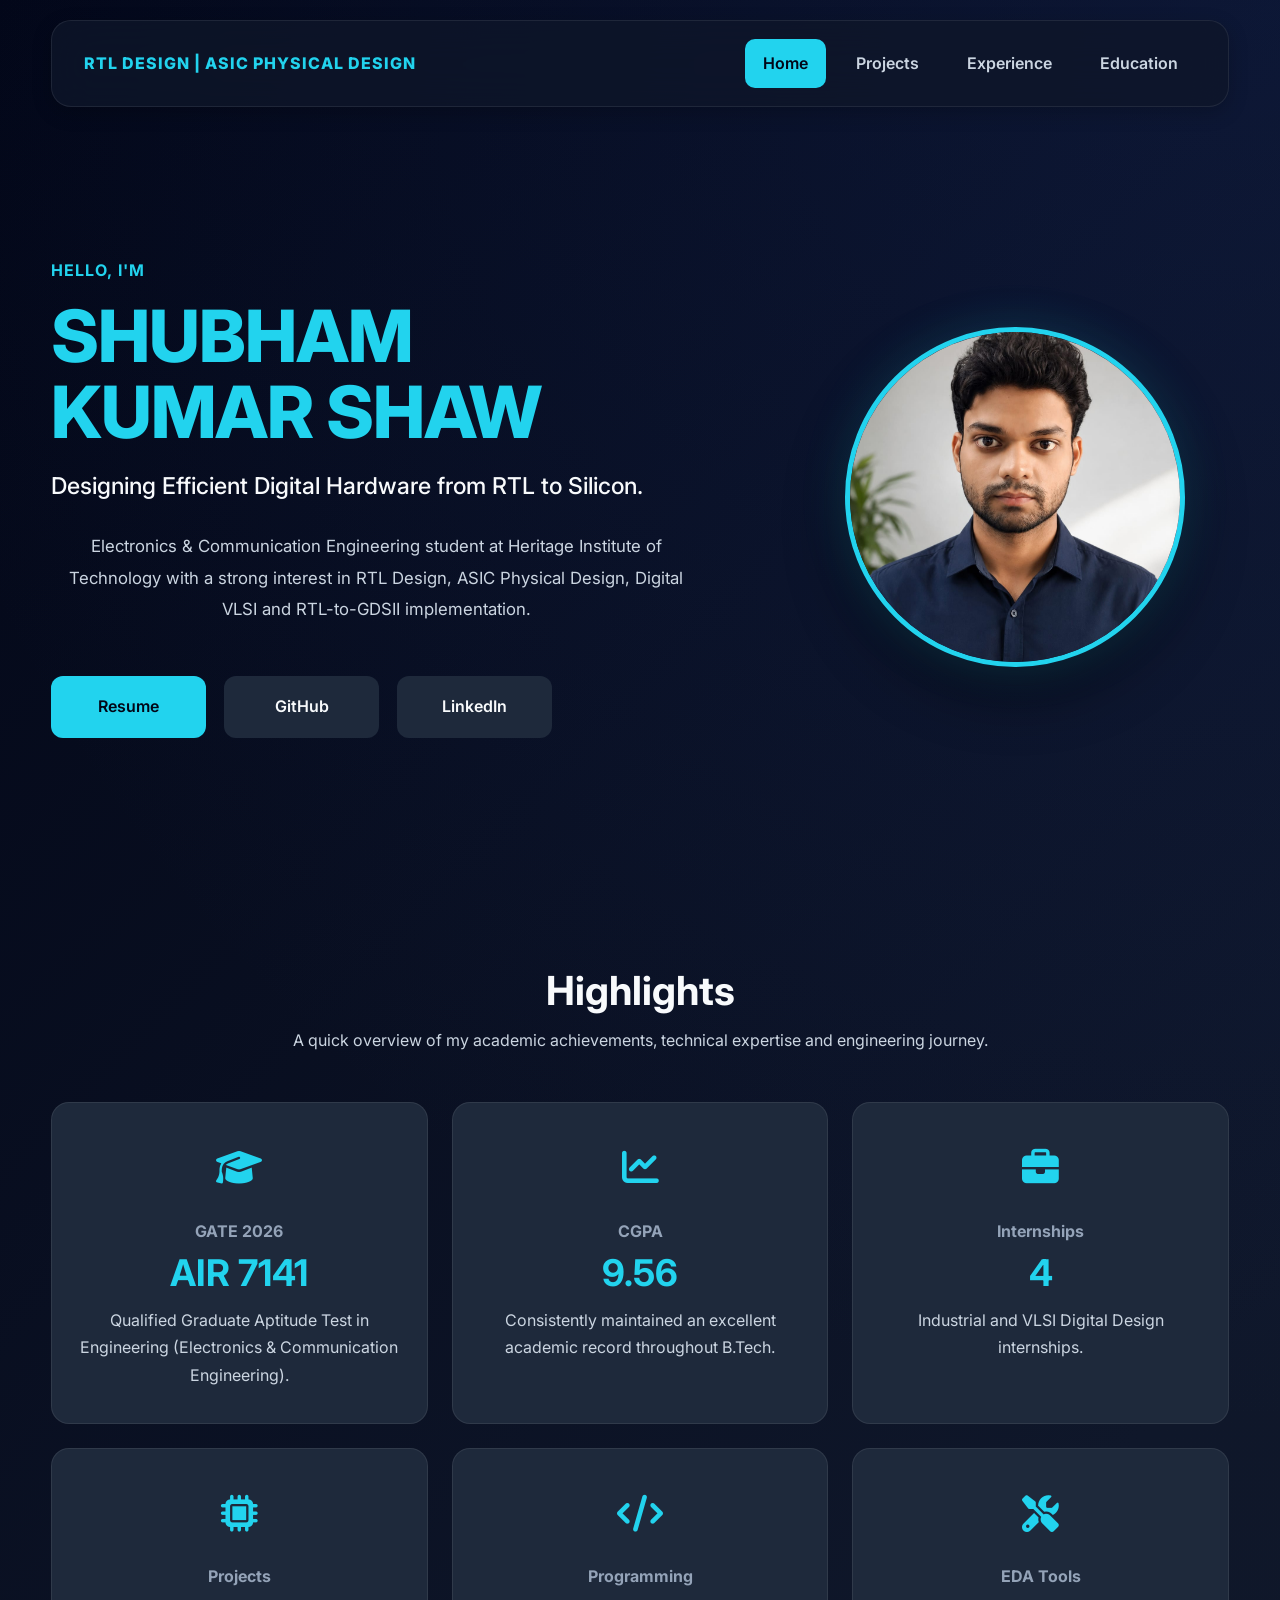
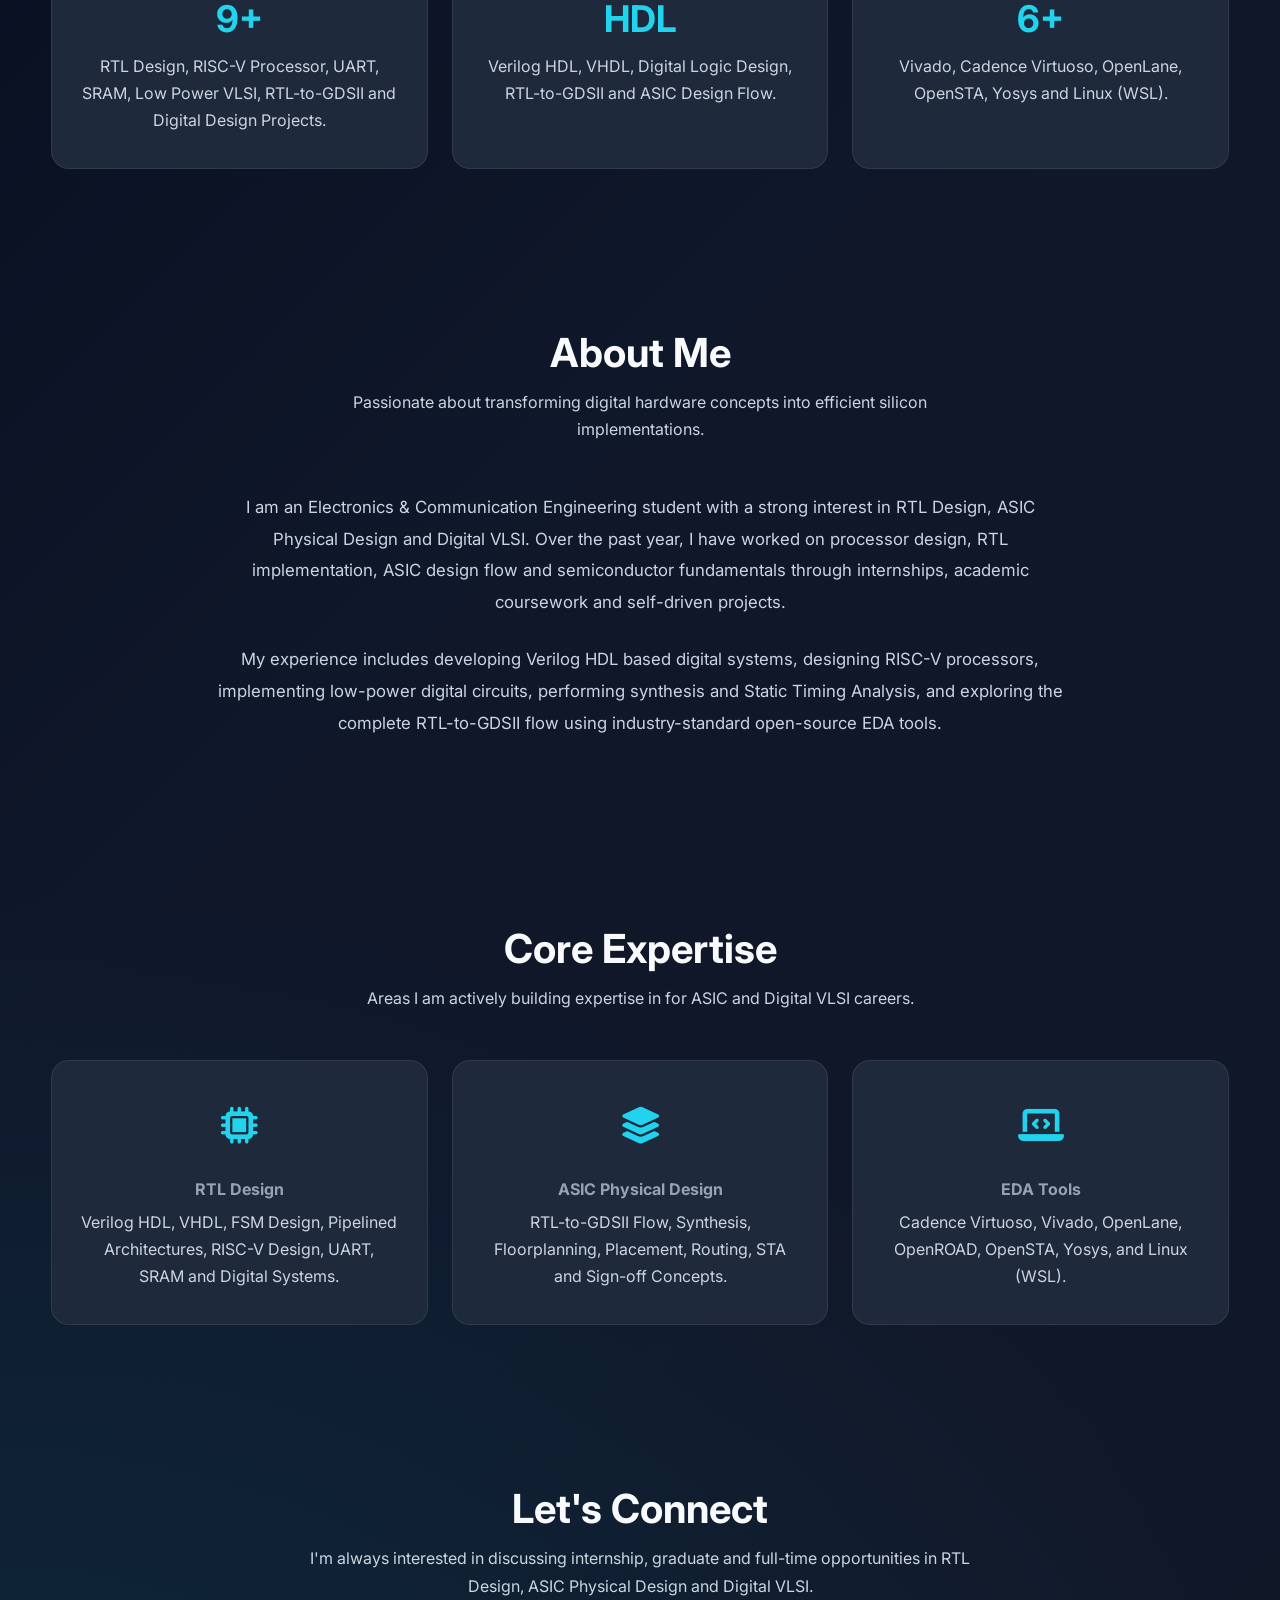
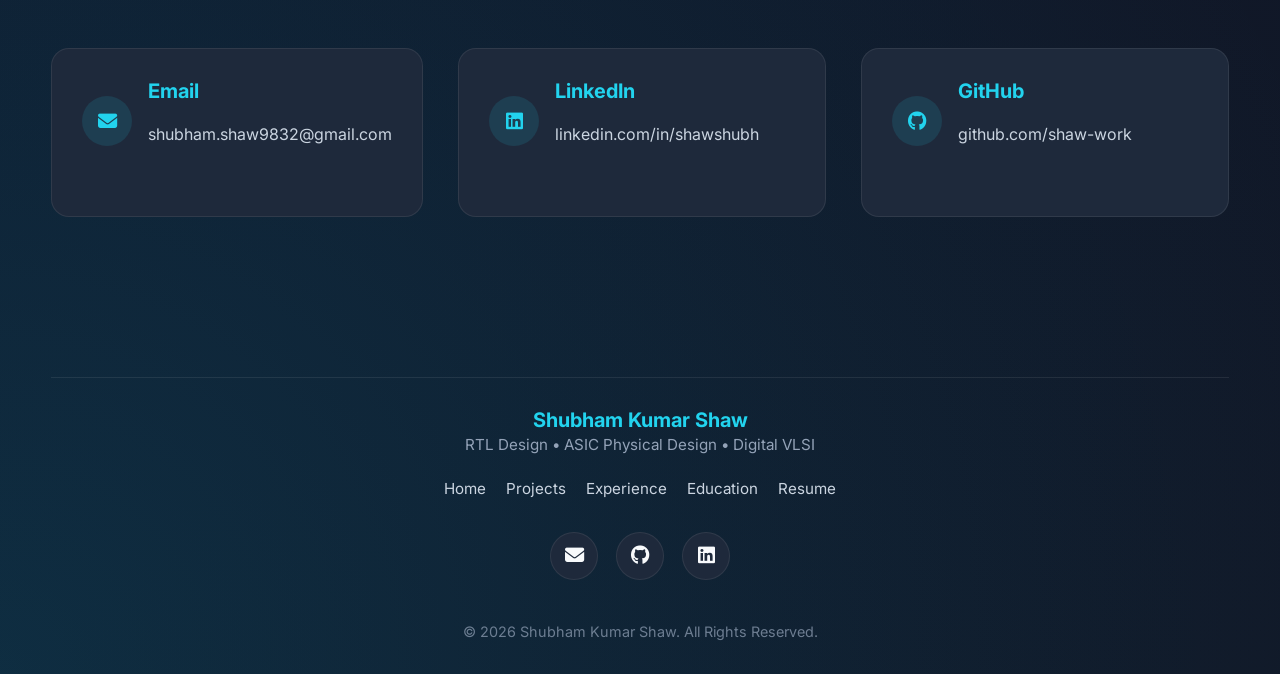
<file: index.html>
<!DOCTYPE html>
<html lang="en">

<head>

    <!-- =========================
         BASIC META
    ========================== -->

    <meta charset="UTF-8">

    <meta name="viewport"
          content="width=device-width, initial-scale=1.0">

    <meta http-equiv="X-UA-Compatible"
          content="IE=edge">

    <title>
        Shubham Kumar Shaw | RTL Design & ASIC Physical Design Portfolio
    </title>

    <meta name="description"
          content="Portfolio of Shubham Kumar Shaw, Electronics & Communication Engineering student specializing in RTL Design, ASIC Physical Design, Digital VLSI, Verilog HDL, RISC-V Architecture and RTL-to-GDSII Design Flow.">

    <meta name="keywords"
          content="Shubham Kumar Shaw, RTL Design, ASIC Physical Design, Verilog, VHDL, RISC-V, OpenLane, OpenSTA, Cadence Virtuoso, Digital VLSI, Portfolio">

    <meta name="author"
          content="Shubham Kumar Shaw">

    <meta name="theme-color"
          content="#020617">

    <!-- =========================
         OPEN GRAPH
    ========================== -->

    <meta property="og:title"
          content="Shubham Kumar Shaw | RTL Design Portfolio">

    <meta property="og:description"
          content="RTL Design • ASIC Physical Design • Digital VLSI • Verilog HDL">

    <meta property="og:type"
          content="website">

    <!-- =========================
         FAVICON
    ========================== -->

    <link rel="icon"
          type="image/png"
          href="assets/icons8-semiconductor-48.png">

    <!-- =========================
         GOOGLE FONTS
    ========================== -->

    <link rel="preconnect"
          href="https://fonts.googleapis.com">

    <link rel="preconnect"
          href="https://fonts.gstatic.com"
          crossorigin>

    <link href="https://fonts.googleapis.com/css2?family=Inter:wght@300;400;500;600;700;800&display=swap"
          rel="stylesheet">

    <!-- =========================
         FONT AWESOME
    ========================== -->

    <link rel="stylesheet"
          href="https://cdnjs.cloudflare.com/ajax/libs/font-awesome/6.7.2/css/all.min.css">

    <!-- =========================
         MAIN CSS
    ========================== -->

    <link rel="stylesheet"
          href="style.css">

</head>

<body>

<div class="container">

<!-- =========================
        NAVIGATION
========================== -->

<nav class="navbar">

    <div class="logo">

        RTL DESIGN | ASIC PHYSICAL DESIGN

    </div>

    <ul class="nav-links">

        <li>
            <a href="index.html"
               class="active">
                Home
            </a>
        </li>

        <li>
            <a href="projects.html">
                Projects
            </a>
        </li>

        <li>
            <a href="experience.html">
                Experience
            </a>
        </li>

        <li>
            <a href="education.html">
                Education
            </a>
        </li>

    </ul>

</nav>

<!-- =========================
            HERO
========================== -->

<section class="hero">

    <div class="hero-content">

        <!-- LEFT -->

        <div class="hero-text">

            <p style="color:#22d3ee;
                      font-weight:700;
                      letter-spacing:1px;
                      margin-bottom:14px;">

                HELLO, I'M

            </p>

            <h1>

                SHUBHAM <br>
                KUMAR SHAW

            </h1>

            <p class="hero-tagline">

                Designing Efficient Digital Hardware
                from RTL to Silicon.

            </p>

            <p class="hero-intro">

                Electronics & Communication Engineering student at
                Heritage Institute of Technology with a strong interest
                in RTL Design, ASIC Physical Design, Digital VLSI and
                RTL-to-GDSII implementation.

                
            </p>

            <div class="buttons">

                <a href="assets/RESUME_SHAW.pdf"
                   target="_blank">

                    Resume

                </a>

                <a href="https://github.com/shaw-work"
                   target="_blank">

                    GitHub

                </a>

                <a href="http://www.linkedin.com/in/shawshubh"
                   target="_blank">

                    LinkedIn

                </a>

            </div>

        </div>

        <!-- RIGHT -->

        <div class="hero-image">

            <img src="assets/SKS_PHOTU.jpeg"
                 alt="Portrait of Shubham Kumar Shaw">

        </div>

    </div>

</section>
<!-- =====================================================
                    HIGHLIGHTS
====================================================== -->

<section>

    <div class="section-title">

        <h2>Highlights</h2>

        <p>

            A quick overview of my academic achievements,
            technical expertise and engineering journey.

        </p>

    </div>

    <div class="highlight-grid">

        <div class="highlight-card">

            <div class="highlight-icon">

                <i class="fa-solid fa-graduation-cap"></i>

            </div>

            <h3>GATE 2026</h3>

            <h1>AIR 7141</h1>

            <p>

                Qualified Graduate Aptitude Test in Engineering
                (Electronics & Communication Engineering).

            </p>

        </div>

        <div class="highlight-card">

            <div class="highlight-icon">

                <i class="fa-solid fa-chart-line"></i>

            </div>

            <h3>CGPA</h3>

            <h1>9.56</h1>

            <p>

                Consistently maintained an excellent academic
                record throughout B.Tech.

            </p>

        </div>

        <div class="highlight-card">

            <div class="highlight-icon">

                <i class="fa-solid fa-briefcase"></i>

            </div>

            <h3>Internships</h3>

            <h1>4</h1>

            <p>

                Industrial and VLSI Digital Design internships.

            </p>

        </div>

        <div class="highlight-card">

            <div class="highlight-icon">

                <i class="fa-solid fa-microchip"></i>

            </div>

            <h3>Projects</h3>

            <h1>9+</h1>

            <p>

                RTL Design, RISC-V Processor,
                UART, SRAM, Low Power VLSI,
                RTL-to-GDSII and Digital Design Projects.

            </p>

        </div>

        <div class="highlight-card">

            <div class="highlight-icon">

                <i class="fa-solid fa-code"></i>

            </div>

            <h3>Programming</h3>

            <h1>HDL</h1>

            <p>

                Verilog HDL, VHDL,
                Digital Logic Design,
                RTL-to-GDSII and ASIC Design Flow.

            </p>

        </div>

        <div class="highlight-card">

            <div class="highlight-icon">

                <i class="fa-solid fa-screwdriver-wrench"></i>

            </div>

            <h3>EDA Tools</h3>

            <h1>6+</h1>

            <p>

                Vivado, Cadence Virtuoso,
                OpenLane, OpenSTA,
                Yosys and Linux (WSL).

            </p>

        </div>

    </div>

</section>

<!-- =====================================================
                    ABOUT ME
====================================================== -->

<section id="about">

    <div class="section-title">

        <h2>About Me</h2>

        <p>

            Passionate about transforming digital hardware
            concepts into efficient silicon implementations.

        </p>

    </div>

    <p class="hero-intro">

        I am an Electronics & Communication Engineering student
        with a strong interest in RTL Design, ASIC Physical
        Design and Digital VLSI. Over the past year, I have
        worked on processor design, RTL implementation,
        ASIC design flow and semiconductor fundamentals
        through internships, academic coursework and
        self-driven projects.

    </p>

    <p class="hero-intro">

        My experience includes developing Verilog HDL
        based digital systems, designing RISC-V processors,
        implementing low-power digital circuits,
        performing synthesis and Static Timing Analysis,
        and exploring the complete RTL-to-GDSII flow using
        industry-standard open-source EDA tools.

    </p>

</section>

<!-- =====================================================
                CORE EXPERTISE
====================================================== -->

<section>

    <div class="section-title">

        <h2>Core Expertise</h2>

        <p>

            Areas I am actively building expertise in for
            ASIC and Digital VLSI careers.

        </p>

    </div>

    <div class="highlight-grid">

        <div class="highlight-card">

            <div class="highlight-icon">

                <i class="fa-solid fa-microchip"></i>

            </div>

            <h3>RTL Design</h3>

            <p>

                Verilog HDL,
                VHDL,
                FSM Design,
                Pipelined Architectures,
                RISC-V Design,
                UART,
                SRAM and Digital Systems.

            </p>

        </div>

        <div class="highlight-card">

            <div class="highlight-icon">

                <i class="fa-solid fa-layer-group"></i>

            </div>

            <h3>ASIC Physical Design</h3>

            <p>

                RTL-to-GDSII Flow,
                Synthesis,
                Floorplanning,
                Placement,
                Routing,
                STA and Sign-off Concepts.

            </p>

        </div>

        <div class="highlight-card">

            <div class="highlight-icon">

                <i class="fa-solid fa-laptop-code"></i>

            </div>

            <h3>EDA Tools</h3>

            <p>

                Cadence Virtuoso,
                Vivado,
                OpenLane,
                OpenROAD,
                OpenSTA,
                Yosys,
                and Linux (WSL).

            </p>

        </div>

    </div>

</section>
<!-- =====================================================
                    CONTACT
====================================================== -->

<section class="contact">

    <div class="section-title">

        <h2>Let's Connect</h2>

        <p>

            I'm always interested in discussing internship,
            graduate and full-time opportunities in
            RTL Design, ASIC Physical Design and Digital VLSI.

        </p>

    </div>

    <div class="contact-wrapper">

        <div class="contact-card">

            <div class="contact-item">

                <div class="contact-icon">

                    <i class="fa-solid fa-envelope"></i>

                </div>

                <div>

                    <h3>Email</h3>

                    <p>

                        <a href="mailto:shubham.shaw9832@gmail.com">
                            shubham.shaw9832@gmail.com
                        </a>

                    </p>

                </div>

            </div>

        </div>

        <div class="contact-card">

            <div class="contact-item">

                <div class="contact-icon">

                    <i class="fa-brands fa-linkedin"></i>

                </div>

                <div>

                    <h3>LinkedIn</h3>

                    <p>

                        <a href="http://www.linkedin.com/in/shawshubh"
                           target="_blank">

                            linkedin.com/in/shawshubh

                        </a>

                    </p>

                </div>

            </div>

        </div>

        <div class="contact-card">

            <div class="contact-item">

                <div class="contact-icon">

                    <i class="fa-brands fa-github"></i>

                </div>

                <div>

                    <h3>GitHub</h3>

                    <p>

                        <a href="https://github.com/shaw-work"
                           target="_blank">

                            github.com/shaw-work

                        </a>

                    </p>

                </div>

            </div>

        </div>

    </div>

</section>

<!-- =====================================================
                    FOOTER
====================================================== -->

<footer>

    <h3>

        Shubham Kumar Shaw

    </h3>

    <p>

        RTL Design • ASIC Physical Design • Digital VLSI

    </p>

    <div class="footer-links">

        <a href="index.html">

            Home

        </a>

        <a href="projects.html">

            Projects

        </a>

        <a href="experience.html">

            Experience

        </a>

        <a href="education.html">

            Education

        </a>

        <a href="assets/RESUME_SHAW.pdf"
           target="_blank">

            Resume

        </a>

    </div>

    <div class="social-links">

        <a href="mailto:shubham.shaw9832@gmail.com">

            <i class="fa-solid fa-envelope"></i>

        </a>

        <a href="https://github.com/shaw-work"
           target="_blank">

            <i class="fa-brands fa-github"></i>

        </a>

        <a href="http://www.linkedin.com/in/shawshubh"
           target="_blank">

            <i class="fa-brands fa-linkedin"></i>

        </a>

    </div>

    <p style="margin-top:40px;
              opacity:.7;
              font-size:.9rem;">

        © 2026 Shubham Kumar Shaw. All Rights Reserved.

    </p>

</footer>
</div>

<!-- =========================
        JAVASCRIPT
========================== -->

<script src="script.js"></script>

</body>

</html>
</file>
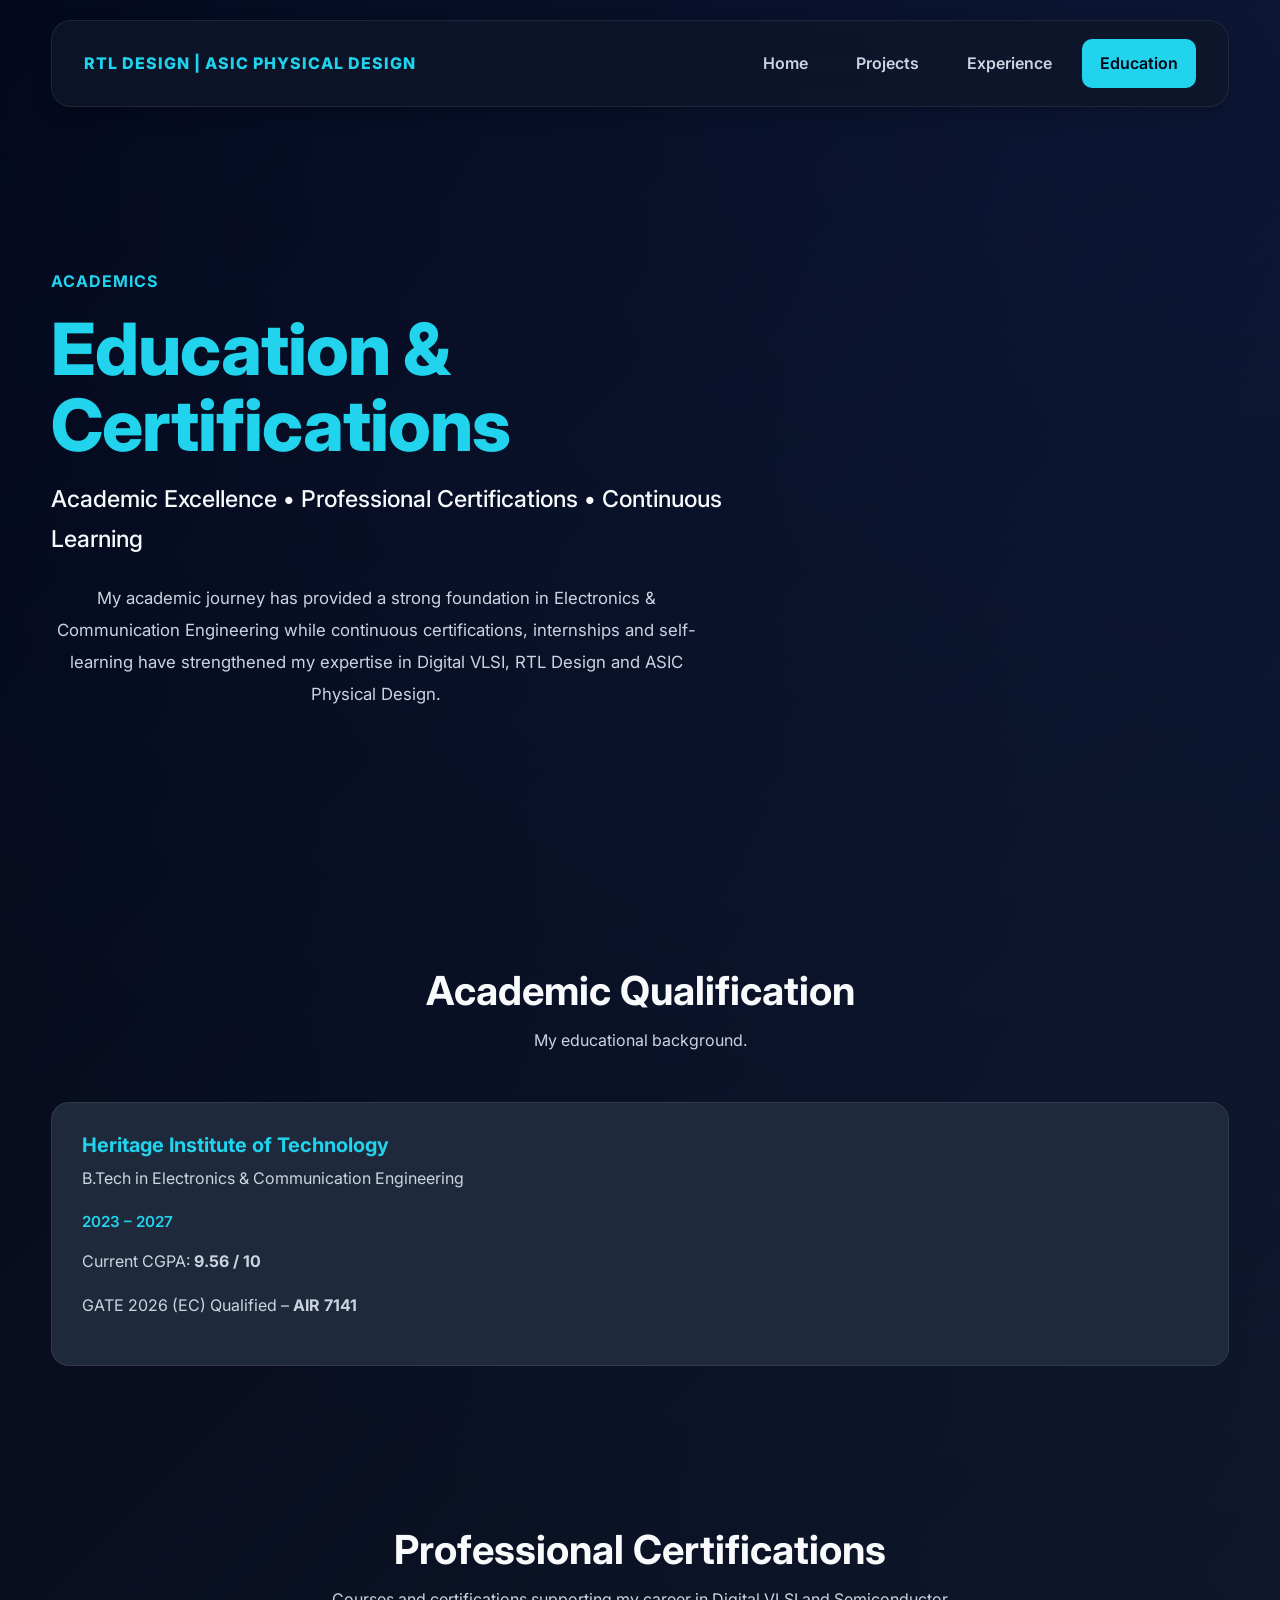
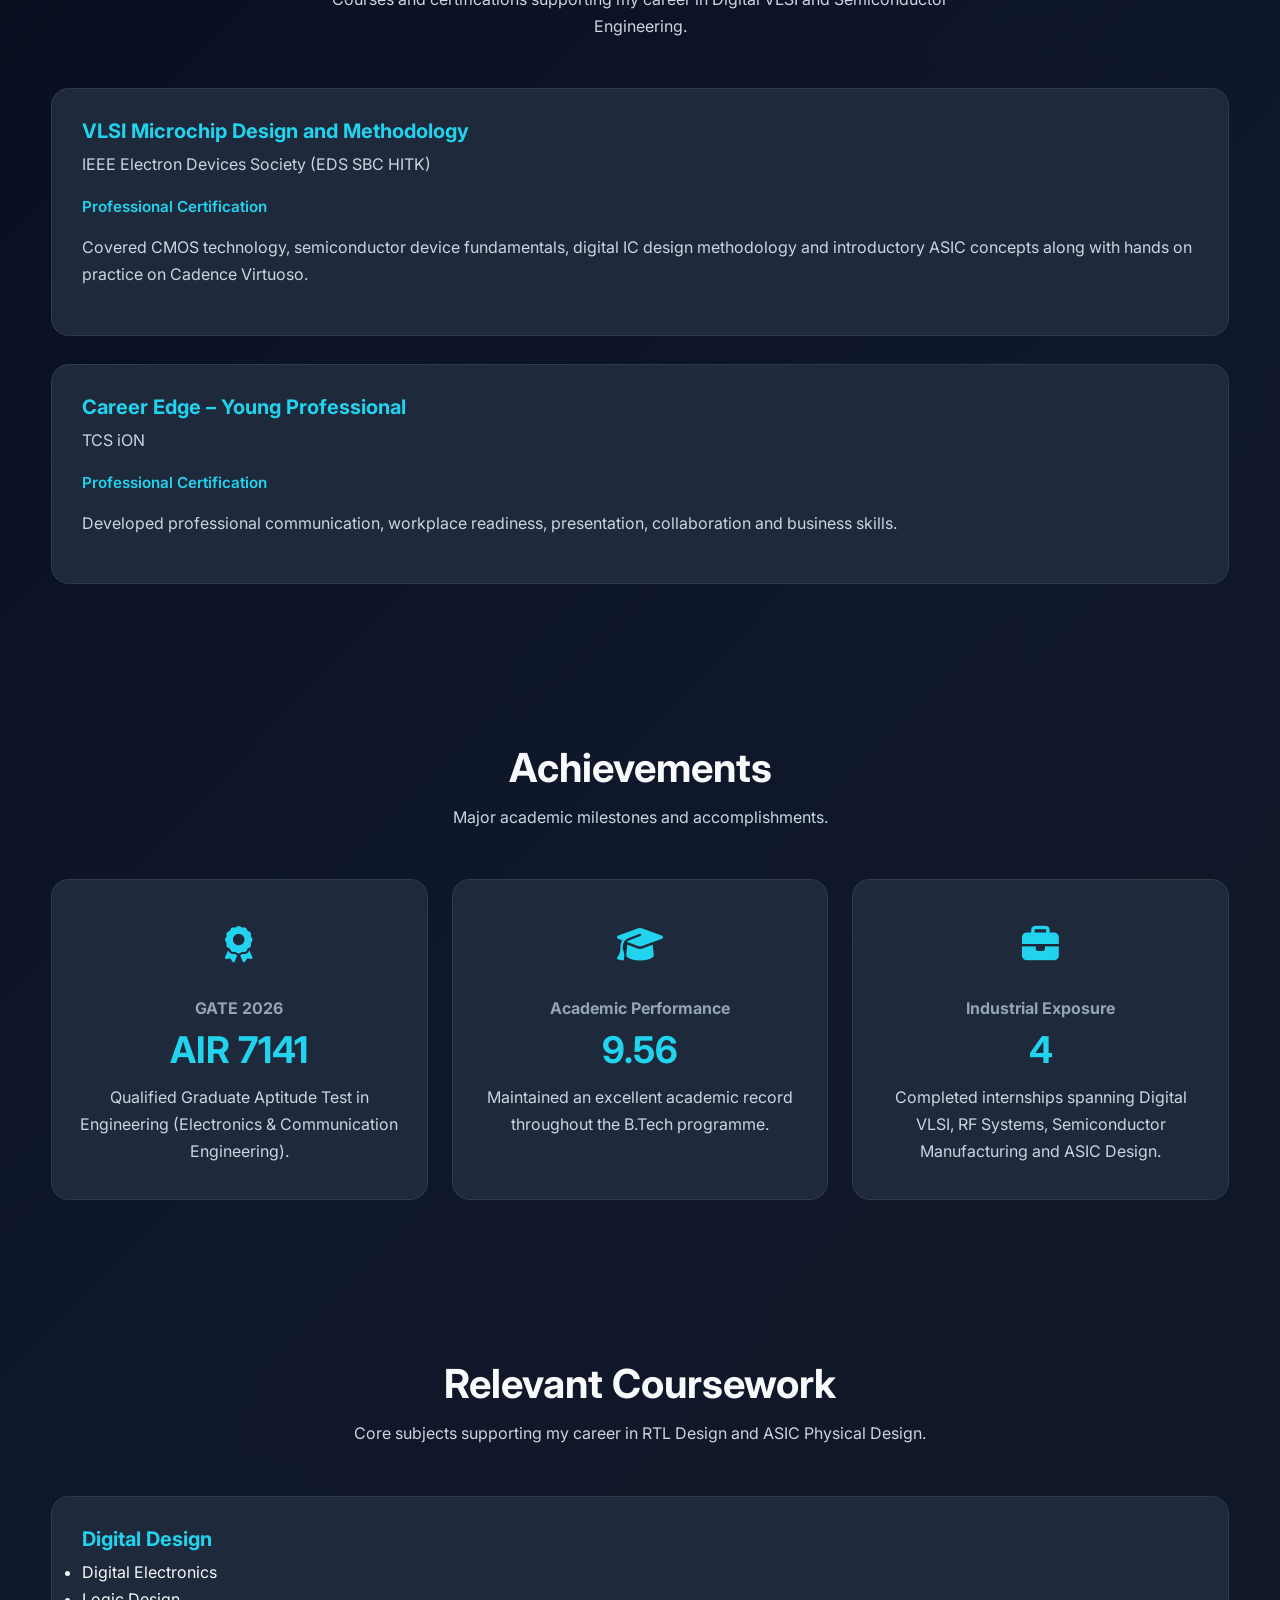
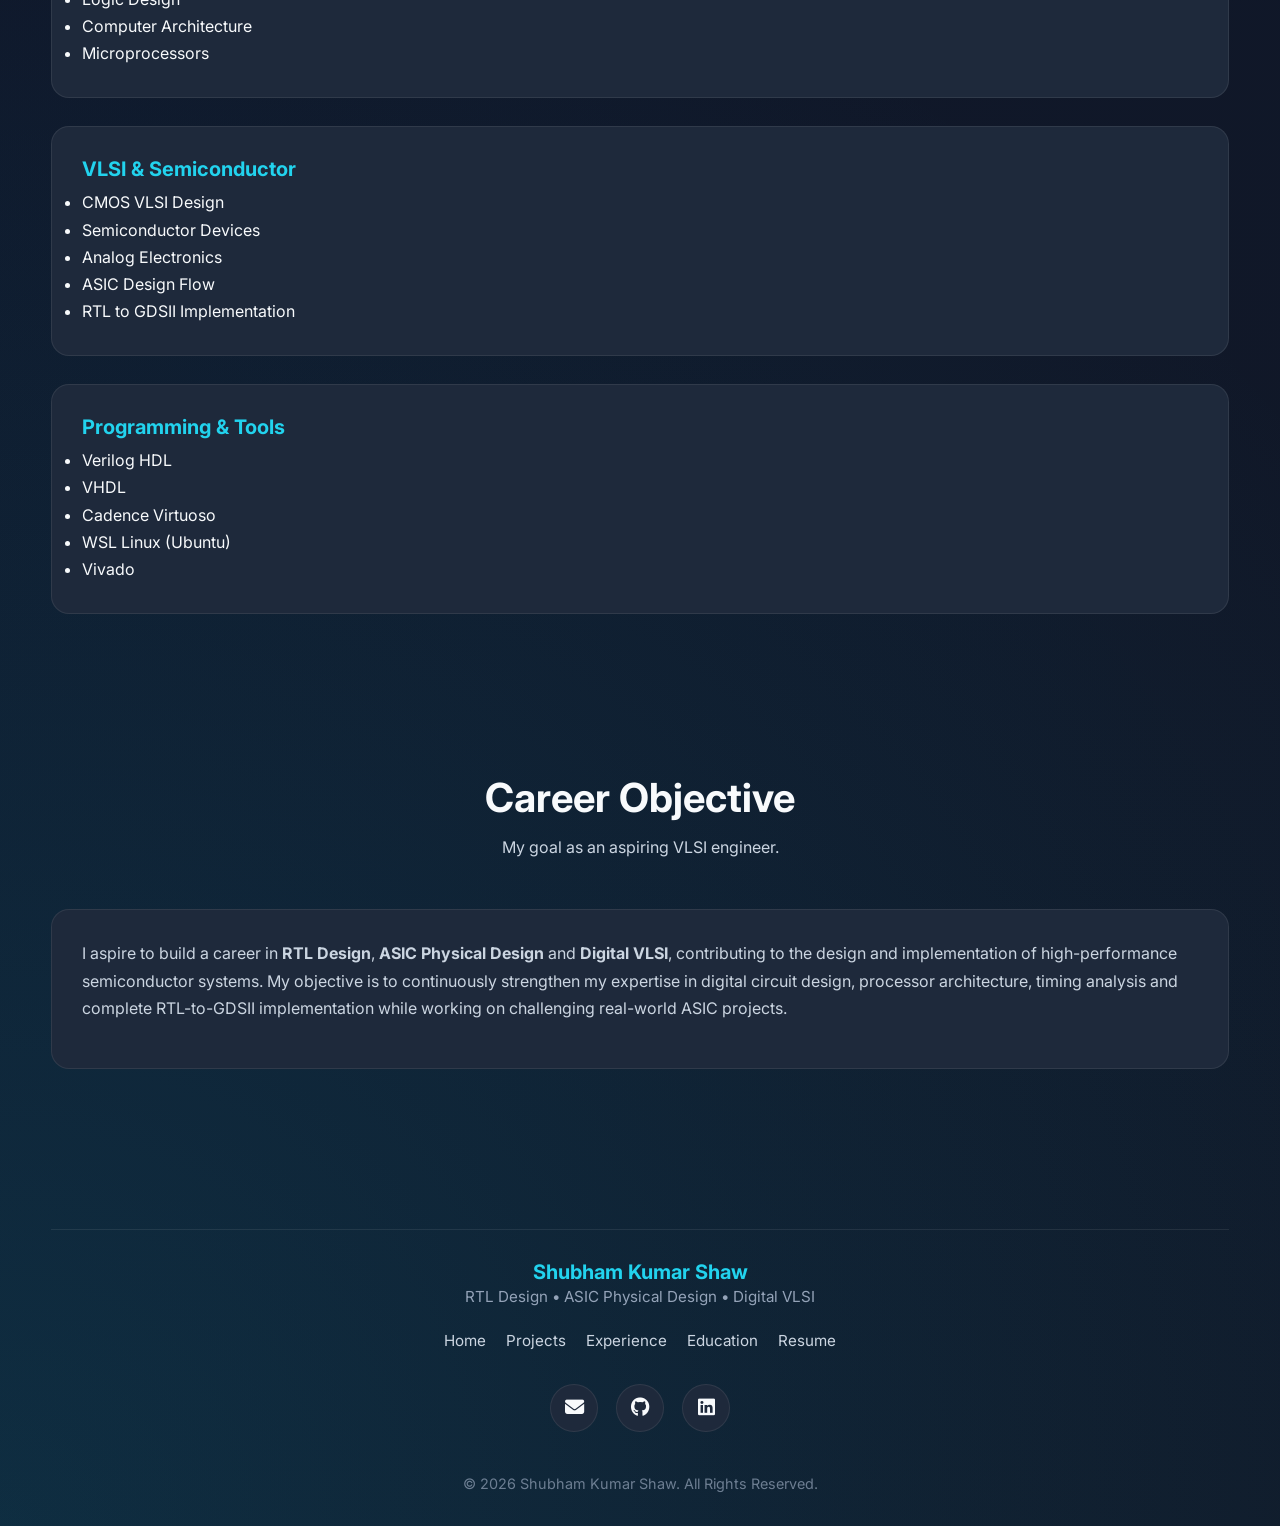
<file: education.html>
<!DOCTYPE html>

<html lang="en">

<head>

<meta charset="UTF-8">

<meta name="viewport"
content="width=device-width, initial-scale=1.0">

<meta http-equiv="X-UA-Compatible"
content="IE=edge">

<title>

Education | Shubham Kumar Shaw

</title>

<meta name="description"
content="Education, certifications and academic achievements of Shubham Kumar Shaw specialising in RTL Design, ASIC Physical Design and Digital VLSI.">

<meta name="author"
content="Shubham Kumar Shaw">

<meta name="theme-color"
content="#020617">

<link rel="icon"
type="image/png"
href="assets/icons8-semiconductor-48.png">

<link rel="preconnect"
href="https://fonts.googleapis.com">

<link rel="preconnect"
href="https://fonts.gstatic.com"
crossorigin>

<link href="https://fonts.googleapis.com/css2?family=Inter:wght@300;400;500;600;700;800&display=swap"
rel="stylesheet">

<link rel="stylesheet"
href="https://cdnjs.cloudflare.com/ajax/libs/font-awesome/6.7.2/css/all.min.css">

<link rel="stylesheet"
href="style.css">

</head>

<body>

<div class="container">

<!-- =========================
        NAVBAR
========================== -->

<nav class="navbar">

<div class="logo">

RTL DESIGN | ASIC PHYSICAL DESIGN

</div>

<ul class="nav-links">

<li>

<a href="index.html">

Home

</a>

</li>

<li>

<a href="projects.html">

Projects

</a>

</li>

<li>

<a href="experience.html">

Experience

</a>

</li>

<li>

<a href="education.html"
class="active">

Education

</a>

</li>

</ul>

</nav>

<!-- =========================
        HERO
========================== -->

<section class="hero">

<div class="hero-content">

<div class="hero-text">

<p style="color:#22d3ee;
font-weight:700;
letter-spacing:1px;">

ACADEMICS

</p>

<h1>

Education & Certifications

</h1>

<p class="hero-tagline">

Academic Excellence • Professional Certifications • Continuous Learning

</p>

<p class="hero-intro">

My academic journey has provided a strong
foundation in Electronics & Communication
Engineering while continuous certifications,
internships and self-learning have strengthened
my expertise in Digital VLSI, RTL Design
and ASIC Physical Design.

</p>

</div>

</div>

</section>

<!-- =========================
        EDUCATION
========================== -->

<section>

<div class="section-title">

<h2>

Academic Qualification

</h2>

<p>

My educational background.

</p>

</div>

<div class="education-grid">

<div class="edu-card">

<h3>

Heritage Institute of Technology

</h3>

<p>

B.Tech in Electronics & Communication Engineering

</p>

<p class="duration">

2023 – 2027

</p>

<p>

Current CGPA: <strong>9.56 / 10</strong>

</p>

<p>

GATE 2026 (EC) Qualified –
<strong>AIR 7141</strong>

</p>

</div>

</div>

</section>

<!-- =========================
        CERTIFICATIONS
========================== -->

<section>

<div class="section-title">

<h2>

Professional Certifications

</h2>

<p>

Courses and certifications supporting my
career in Digital VLSI and Semiconductor Engineering.

</p>

</div>

<div class="education-grid">
    <!-- =====================================================
                CERTIFICATION 1
====================================================== -->

<div class="edu-card">

    <h3>

        VLSI Microchip Design and Methodology

    </h3>

    <p>

        IEEE Electron Devices Society (EDS SBC HITK)

    </p>

    <p class="duration">

        Professional Certification

    </p>

    <p>

        Covered CMOS technology, semiconductor device fundamentals,
        digital IC design methodology and introductory ASIC concepts along with hands on practice on Cadence Virtuoso.

    </p>

</div>



<!-- =====================================================
                CERTIFICATION 2
====================================================== -->

<div class="edu-card">

    <h3>

        Career Edge – Young Professional

    </h3>

    <p>

        TCS iON

    </p>

    <p class="duration">

        Professional Certification

    </p>

    <p>

        Developed professional communication,
        workplace readiness, presentation,
        collaboration and business skills.

    </p>

</div>

</div>

</section>

<!-- =====================================================
                ACHIEVEMENTS
====================================================== -->

<section>

<div class="section-title">

<h2>

Achievements

</h2>

<p>

Major academic milestones and accomplishments.

</p>

</div>

<div class="highlight-grid">

<div class="highlight-card">

<div class="highlight-icon">

<i class="fa-solid fa-award"></i>

</div>

<h3>

GATE 2026

</h3>

<h1>

AIR 7141

</h1>

<p>

Qualified Graduate Aptitude Test in Engineering
(Electronics & Communication Engineering).

</p>

</div>

<div class="highlight-card">

<div class="highlight-icon">

<i class="fa-solid fa-graduation-cap"></i>

</div>

<h3>

Academic Performance

</h3>

<h1>

9.56

</h1>

<p>

Maintained an excellent academic record
throughout the B.Tech programme.

</p>

</div>

<div class="highlight-card">

<div class="highlight-icon">

<i class="fa-solid fa-briefcase"></i>

</div>

<h3>

Industrial Exposure

</h3>

<h1>

4

</h1>

<p>

Completed internships spanning
Digital VLSI, RF Systems,
Semiconductor Manufacturing
and ASIC Design.

</p>

</div>

</div>

</section>

<!-- =====================================================
                RELEVANT COURSEWORK
====================================================== -->

<section>

<div class="section-title">

<h2>

Relevant Coursework

</h2>

<p>

Core subjects supporting my career in
RTL Design and ASIC Physical Design.

</p>

</div>

<div class="education-grid">

<div class="edu-card">

<h3>

Digital Design

</h3>

<ul>

<li>Digital Electronics</li>

<li>Logic Design</li>

<li>Computer Architecture</li>

<li>Microprocessors</li>



</ul>

</div>

<div class="edu-card">

<h3>

VLSI & Semiconductor

</h3>

<ul>

<li>CMOS VLSI Design</li>

<li>Semiconductor Devices</li>

<li>Analog Electronics</li>

<li>ASIC Design Flow</li>

<li>RTL to GDSII Implementation</li>

</ul>

</div>

<div class="edu-card">

<h3>

Programming & Tools

</h3>

<ul>

<li>Verilog HDL</li>

<li>VHDL</li>

<li>Cadence Virtuoso</li>

<li> WSL Linux (Ubuntu)</li>

<li>Vivado</li>



</ul>

</div>

</div>

</section>
<!-- =====================================================
                CAREER OBJECTIVE
====================================================== -->

<section>

    <div class="section-title">

        <h2>

            Career Objective

        </h2>

        <p>

            My goal as an aspiring VLSI engineer.

        </p>

    </div>

    <div class="edu-card">

        <p>

            I aspire to build a career in <strong>RTL Design</strong>,
            <strong>ASIC Physical Design</strong> and
            <strong>Digital VLSI</strong>, contributing to the design
            and implementation of high-performance semiconductor systems.
            My objective is to continuously strengthen my expertise in
            digital circuit design, processor architecture, timing
            analysis and complete RTL-to-GDSII implementation while
            working on challenging real-world ASIC projects.

        </p>

    </div>

</section>

<!-- =====================================================
                        FOOTER
====================================================== -->

<footer>

    <h3>

        Shubham Kumar Shaw

    </h3>

    <p>

        RTL Design • ASIC Physical Design • Digital VLSI

    </p>

    <div class="footer-links">

        <a href="index.html">

            Home

        </a>

        <a href="projects.html">

            Projects

        </a>

        <a href="experience.html">

            Experience

        </a>

        <a href="education.html">

            Education

        </a>

        <a href="assets/RESUME_SHAW.pdf"
           target="_blank">

            Resume

        </a>

    </div>

    <div class="social-links">

        <a href="mailto:shubham.shaw9832@gmail.com">

            <i class="fa-solid fa-envelope"></i>

        </a>

        <a href="https://github.com/shaw-work"
           target="_blank">

            <i class="fa-brands fa-github"></i>

        </a>

        <a href="https://linkedin.com/in/shawshubh"
           target="_blank">

            <i class="fa-brands fa-linkedin"></i>

        </a>

    </div>

    <p style="margin-top:40px;
              opacity:.7;
              font-size:.9rem;">

        © 2026 Shubham Kumar Shaw. All Rights Reserved.

    </p>

</footer>

</div>

<!-- =====================================================
                    JAVASCRIPT
====================================================== -->

<script src="script.js"></script>

</body>

</html>
</file>
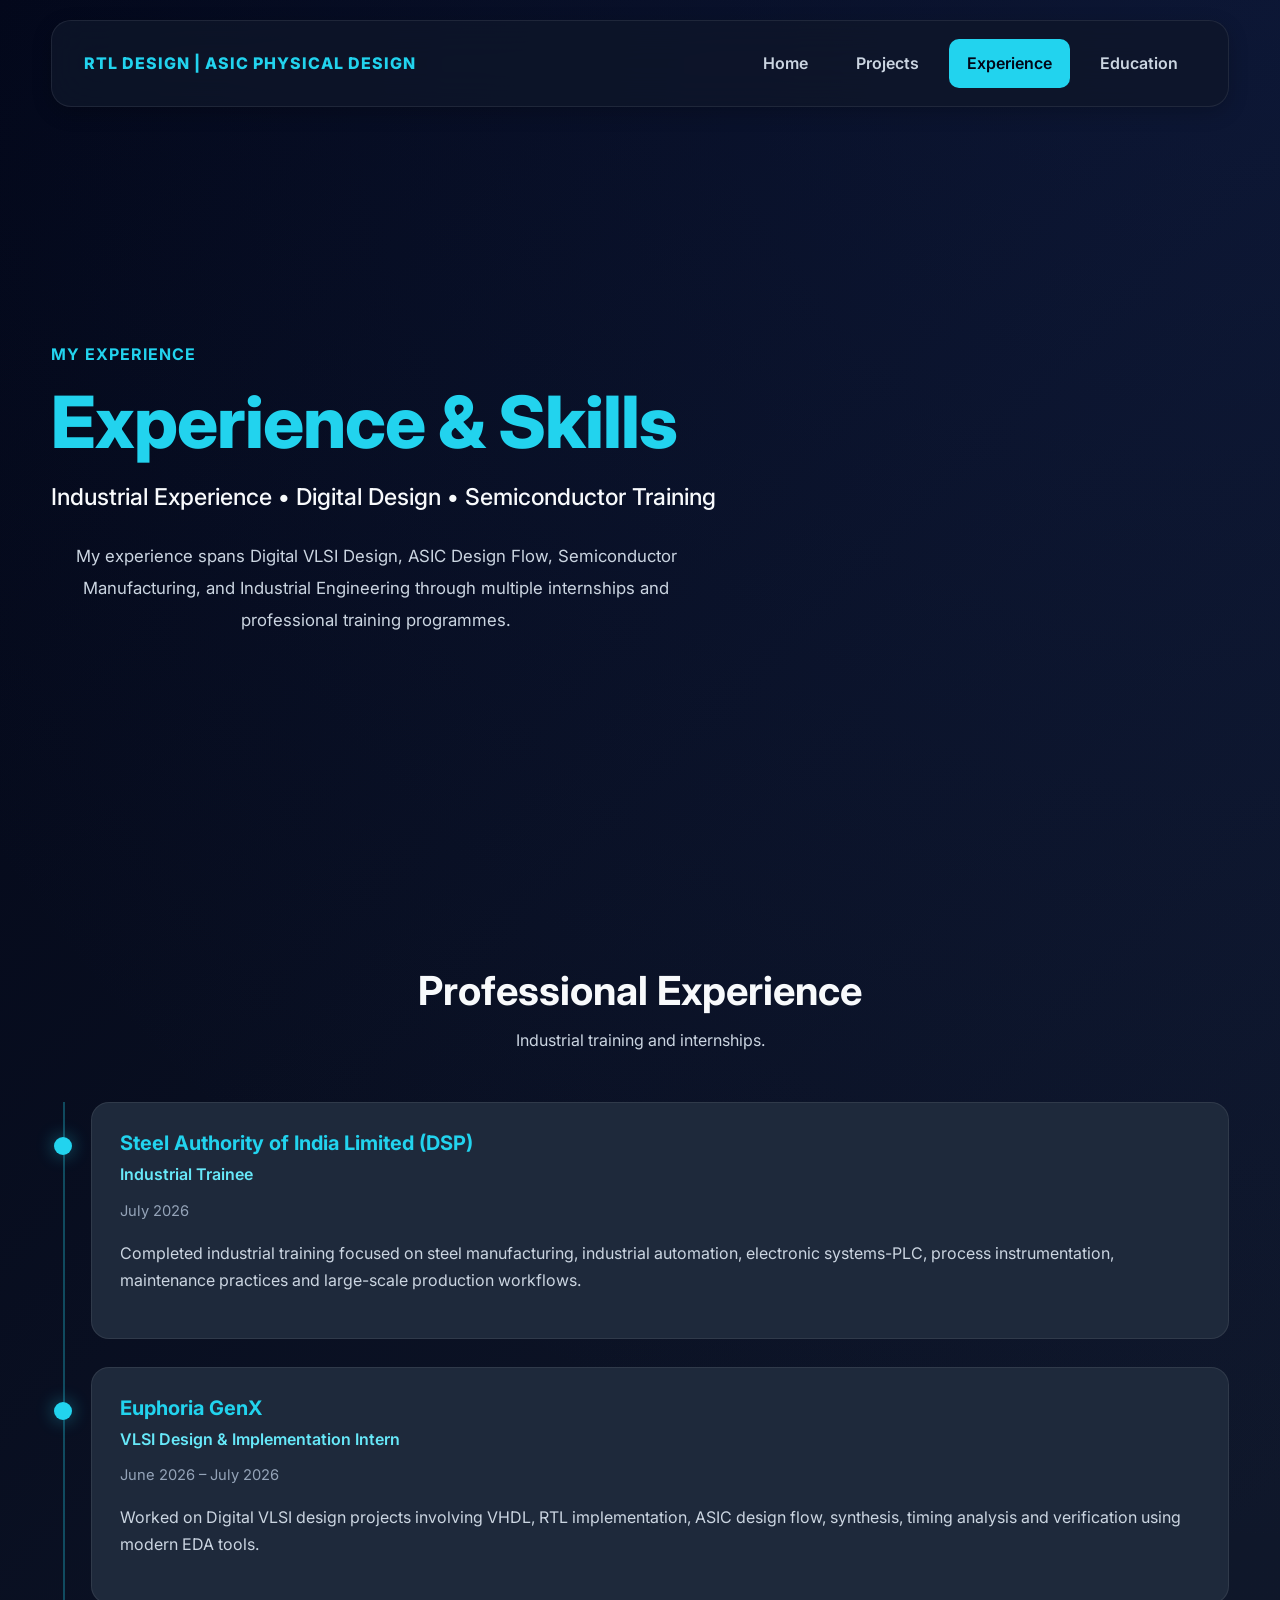
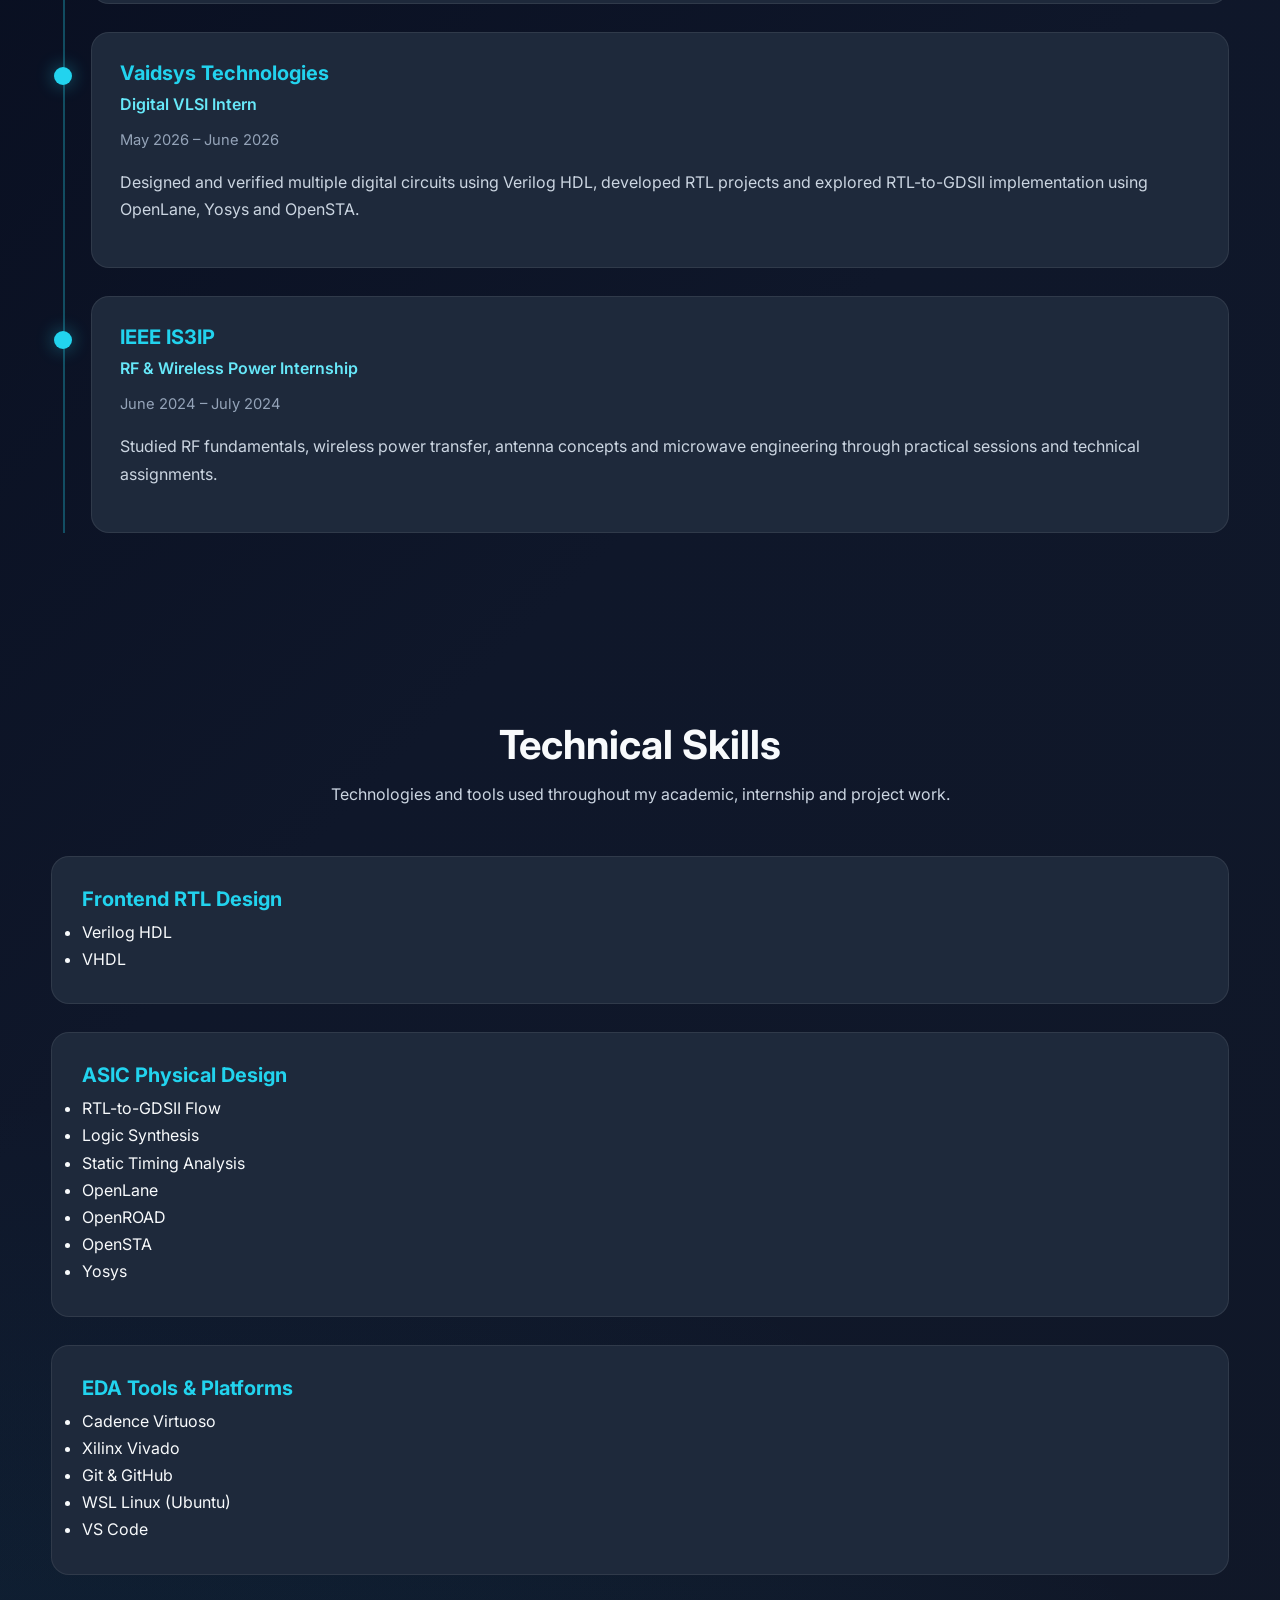
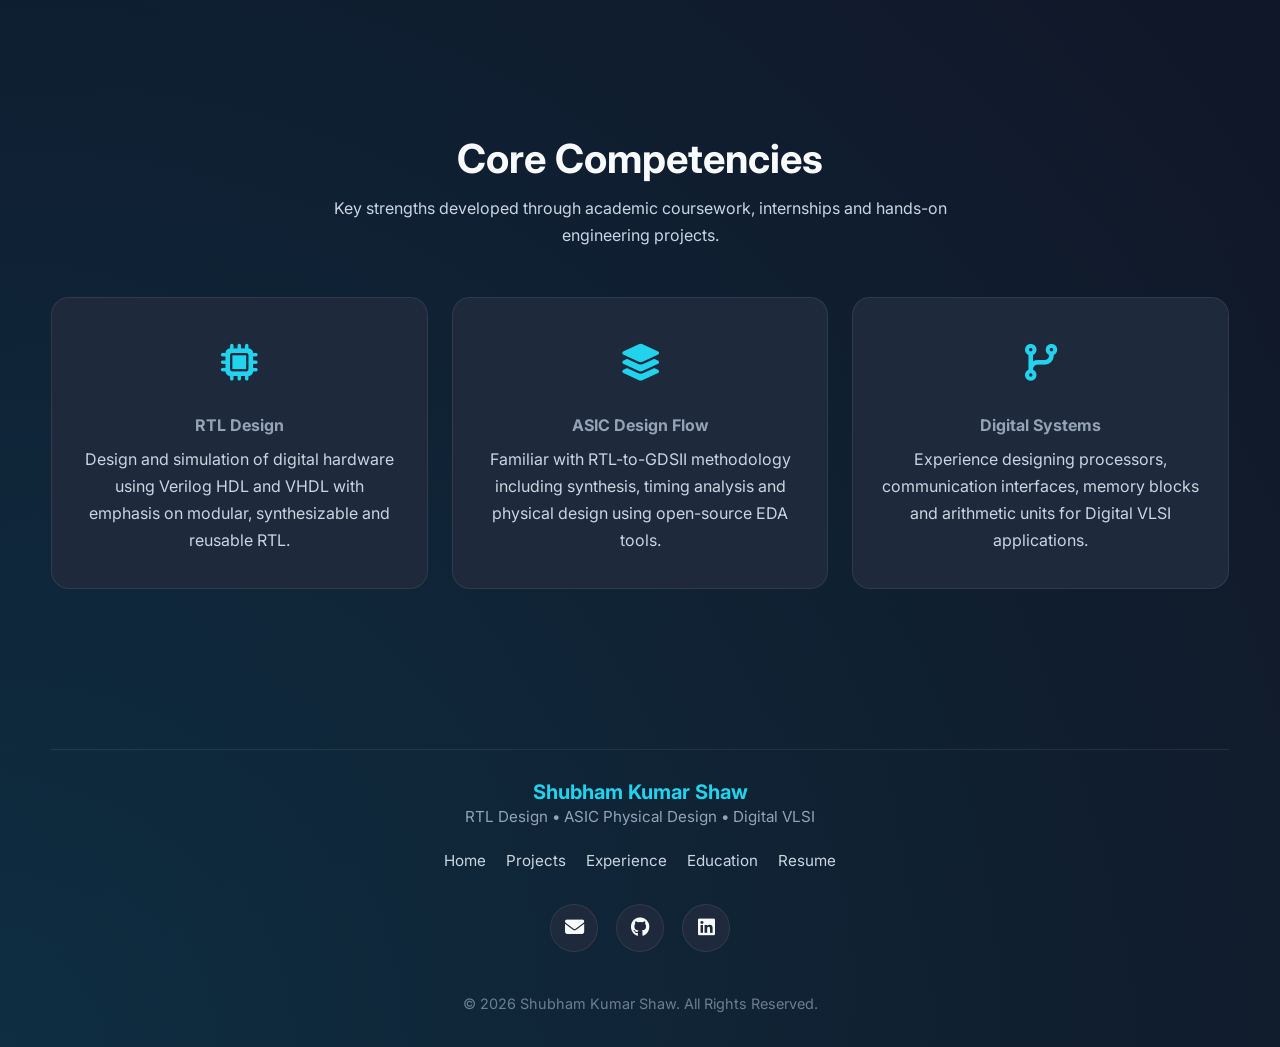
<file: experience.html>
<!DOCTYPE html>
<html lang="en">

<head>

<meta charset="UTF-8">

<meta name="viewport"
      content="width=device-width, initial-scale=1.0">

<meta http-equiv="X-UA-Compatible"
      content="IE=edge">

<title>

Experience | Shubham Kumar Shaw

</title>

<meta name="description"
content="Experience, internships, technical skills and EDA tools of Shubham Kumar Shaw specialising in RTL Design, ASIC Physical Design and Digital VLSI.">

<meta name="author"
content="Shubham Kumar Shaw">

<meta name="theme-color"
content="#020617">

<link rel="icon"
type="image/png"
href="assets/icons8-semiconductor-48.png">

<link rel="preconnect"
href="https://fonts.googleapis.com">

<link rel="preconnect"
href="https://fonts.gstatic.com"
crossorigin>

<link href="https://fonts.googleapis.com/css2?family=Inter:wght@300;400;500;600;700;800&display=swap"
rel="stylesheet">

<link rel="stylesheet"
href="https://cdnjs.cloudflare.com/ajax/libs/font-awesome/6.7.2/css/all.min.css">

<link rel="stylesheet"
href="style.css">

</head>

<body>

<div class="container">

<!-- =========================
        NAVBAR
========================== -->

<nav class="navbar">

<div class="logo">

RTL DESIGN | ASIC PHYSICAL DESIGN

</div>

<ul class="nav-links">

<li><a href="index.html">Home</a></li>

<li><a href="projects.html">Projects</a></li>

<li><a href="experience.html"
class="active">

Experience

</a></li>

<li><a href="education.html">

Education

</a></li>

</ul>

</nav>

<!-- =========================
        HERO
========================== -->

<section class="hero">

<div class="hero-content">

<div class="hero-text">

<p style="color:#22d3ee;
font-weight:700;
letter-spacing:1px;">

MY EXPERIENCE

</p>

<h1>

Experience & Skills

</h1>

<p class="hero-tagline">

Industrial Experience • Digital Design • Semiconductor Training

</p>

<p class="hero-intro">

My experience spans Digital VLSI Design,
ASIC Design Flow, Semiconductor Manufacturing,
 and Industrial Engineering through
multiple internships and professional training
programmes.

</p>

</div>

</div>

</section>

<!-- =========================
        EXPERIENCE
========================== -->

<section>

<div class="section-title">

<h2>

Professional Experience

</h2>

<p>

Industrial training and internships.

</p>

</div>

<div class="timeline">
    <!-- =====================================================
                EXPERIENCE 1
====================================================== -->

<div class="exp-card">

    <h3>

        Steel Authority of India Limited (DSP)

    </h3>

    <p class="exp-company">

        Industrial Trainee

    </p>

    <p class="exp-date">

        July 2026

    </p>

    <p>

        Completed industrial training focused on steel manufacturing,
        industrial automation, electronic systems-PLC, process instrumentation,
        maintenance practices and large-scale production workflows.

    </p>

</div>

<!-- =====================================================
                EXPERIENCE 2
====================================================== -->

<div class="exp-card">

    <h3>

        Euphoria GenX

    </h3>

    <p class="exp-company">

        VLSI Design & Implementation Intern

    </p>

    <p class="exp-date">

        June 2026 – July 2026

    </p>

    <p>

        Worked on Digital VLSI design projects involving VHDL,
        RTL implementation, ASIC design flow, synthesis,
        timing analysis and verification using modern EDA tools.

    </p>

</div>

<!-- =====================================================
                EXPERIENCE 3
====================================================== -->

<div class="exp-card">

    <h3>

        Vaidsys Technologies

    </h3>

    <p class="exp-company">

        Digital VLSI Intern

    </p>

    <p class="exp-date">

        May 2026 – June 2026

    </p>

    <p>

        Designed and verified multiple digital circuits using
        Verilog HDL, developed RTL projects and explored
        RTL-to-GDSII implementation using OpenLane,
        Yosys and OpenSTA.

    </p>

</div>

<!-- =====================================================
                EXPERIENCE 4
====================================================== -->

<div class="exp-card">

    <h3>

        IEEE IS3IP

    </h3>

    <p class="exp-company">

        RF & Wireless Power Internship

    </p>

    <p class="exp-date">

        June 2024 – July 2024

    </p>

    <p>

        Studied RF fundamentals, wireless power transfer,
        antenna concepts and microwave engineering through
        practical sessions and technical assignments.

    </p>

</div>

</div>

</section>

<!-- =====================================================
                    SKILLS
====================================================== -->

<section>

<div class="section-title">

<h2>

Technical Skills

</h2>

<p>

Technologies and tools used throughout my
academic, internship and project work.

</p>

</div>

<div class="education-grid">

<div class="edu-card">

<h3>

Frontend RTL Design

</h3>

<ul>

<li>Verilog HDL</li>

<li>VHDL</li>



</ul>

</div>

<div class="edu-card">

<h3>

ASIC Physical Design

</h3>

<ul>

<li>RTL-to-GDSII Flow</li>

<li>Logic Synthesis</li>

<li>Static Timing Analysis</li>

<li>OpenLane</li>

<li>OpenROAD</li>

<li>OpenSTA</li>

<li>Yosys</li>

</ul>

</div>

<div class="edu-card">

<h3>

EDA Tools & Platforms

</h3>

<ul>

<li>Cadence Virtuoso</li>

<li>Xilinx Vivado</li>

<li>Git & GitHub</li>

<li> WSL Linux (Ubuntu)</li>

<li>VS Code</li>



</ul>

</div>

</div>

</section>
<!-- =====================================================
                CORE COMPETENCIES
====================================================== -->

<section>

    <div class="section-title">

        <h2>

            Core Competencies

        </h2>

        <p>

            Key strengths developed through academic coursework,
            internships and hands-on engineering projects.

        </p>

    </div>

    <div class="highlight-grid">

        <div class="highlight-card">

            <div class="highlight-icon">

                <i class="fa-solid fa-microchip"></i>

            </div>

            <h3>

                RTL Design

            </h3>

            <p>

                Design and simulation of digital hardware using
                Verilog HDL and VHDL with emphasis on modular,
                synthesizable and reusable RTL.

            </p>

        </div>

        <div class="highlight-card">

            <div class="highlight-icon">

                <i class="fa-solid fa-layer-group"></i>

            </div>

            <h3>

                ASIC Design Flow

            </h3>

            <p>

                Familiar with RTL-to-GDSII methodology including
                synthesis, timing analysis and physical design
                using open-source EDA tools.

            </p>

        </div>

        <div class="highlight-card">

            <div class="highlight-icon">

                <i class="fa-solid fa-code-branch"></i>

            </div>

            <h3>

                Digital Systems

            </h3>

            <p>

                Experience designing processors, communication
                interfaces, memory blocks and arithmetic units
                for Digital VLSI applications.

            </p>

        </div>

    </div>

</section>

<!-- =====================================================
                        FOOTER
====================================================== -->

<footer>

    <h3>

        Shubham Kumar Shaw

    </h3>

    <p>

        RTL Design • ASIC Physical Design • Digital VLSI

    </p>

    <div class="footer-links">

        <a href="index.html">

            Home

        </a>

        <a href="projects.html">

            Projects

        </a>

        <a href="experience.html">

            Experience

        </a>

        <a href="education.html">

            Education

        </a>

        <a href="assets/RESUME_SHAW.pdf"
           target="_blank">

            Resume

        </a>

    </div>

    <div class="social-links">

        <a href="mailto:shubham.shaw9832@gmail.com">

            <i class="fa-solid fa-envelope"></i>

        </a>

        <a href="https://github.com/shaw-work"
           target="_blank">

            <i class="fa-brands fa-github"></i>

        </a>

        <a href="https://linkedin.com/in/shawshubh"
           target="_blank">

            <i class="fa-brands fa-linkedin"></i>

        </a>

    </div>

    <p style="margin-top:40px;
              opacity:.7;
              font-size:.9rem;">

        © 2026 Shubham Kumar Shaw. All Rights Reserved.

    </p>

</footer>

</div>

<!-- =====================================================
                    JAVASCRIPT
====================================================== -->

<script src="script.js"></script>

</body>

</html>
</file>
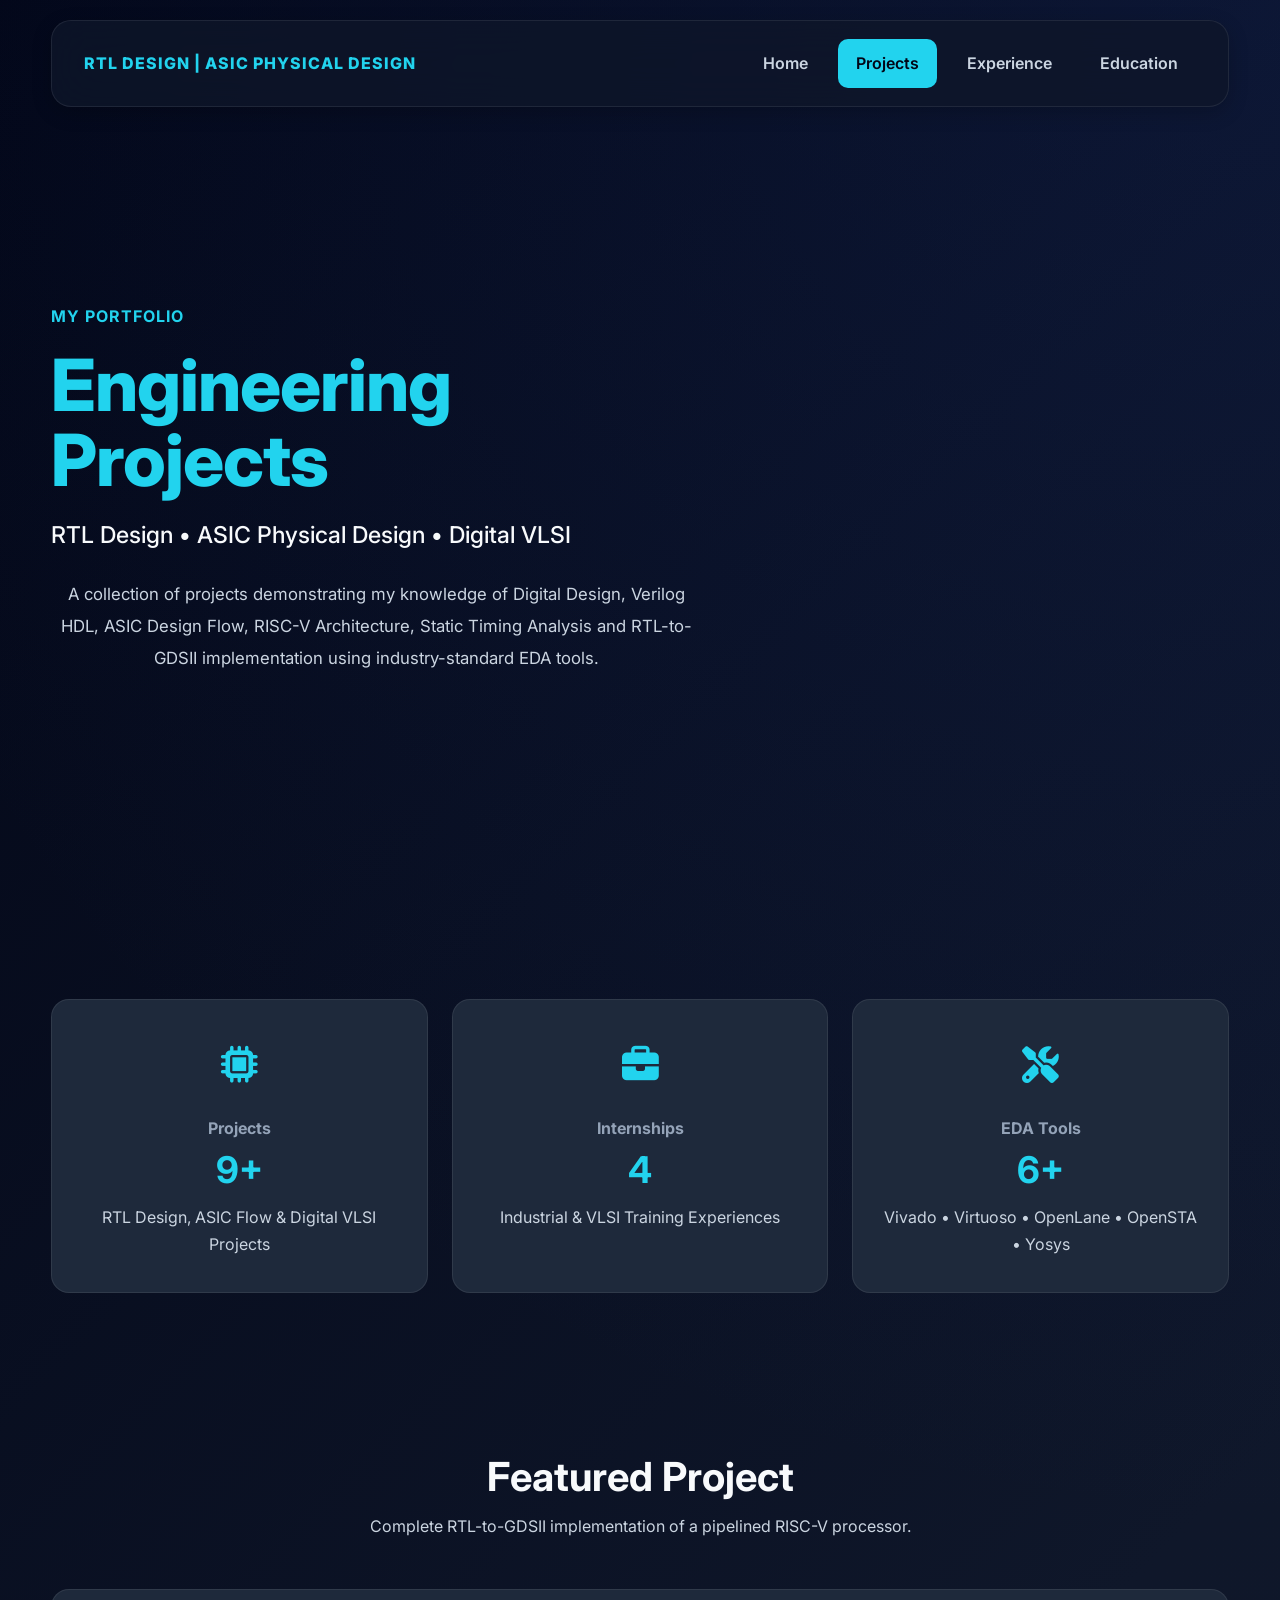
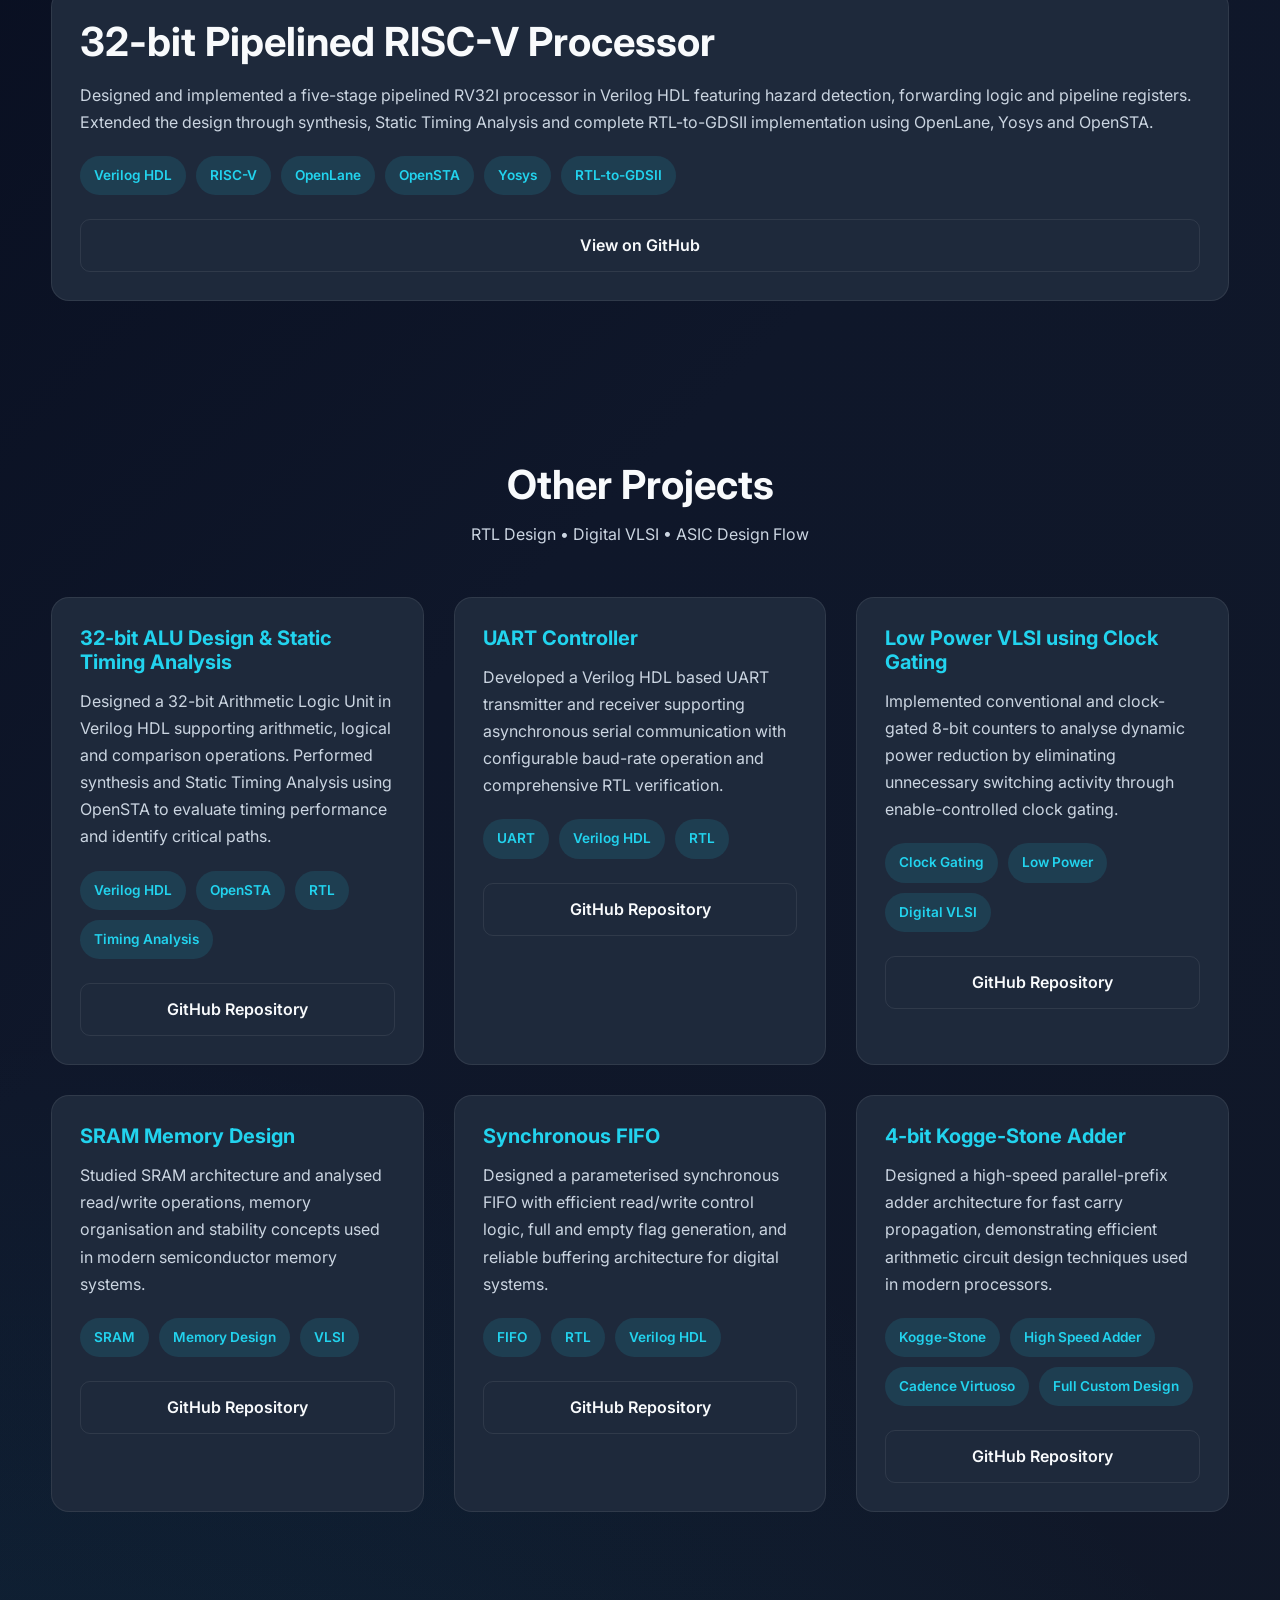
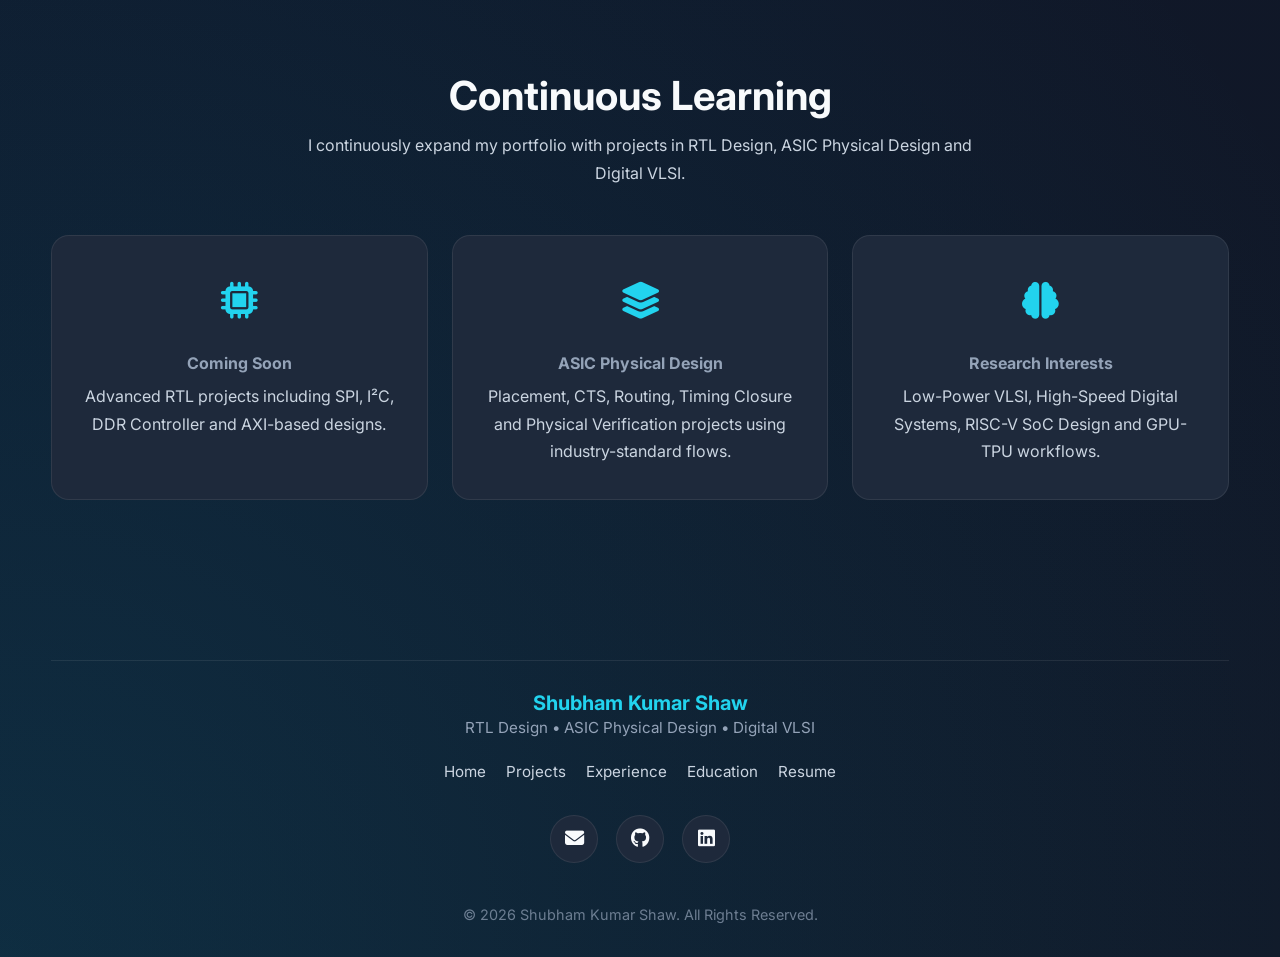
<file: projects.html>
<!DOCTYPE html>
<html lang="en">

<head>

    <!-- =========================
            BASIC META
    ========================== -->

    <meta charset="UTF-8">

    <meta name="viewport"
          content="width=device-width, initial-scale=1.0">

    <meta http-equiv="X-UA-Compatible"
          content="IE=edge">

    <title>

        Projects | Shubham Kumar Shaw

    </title>

    <meta name="description"
          content="RTL Design, ASIC Physical Design and Digital VLSI Projects by Shubham Kumar Shaw including RISC-V Processor, RTL-to-GDSII, UART, SRAM, Low Power VLSI and Verilog HDL Designs.">

    <meta name="author"
          content="Shubham Kumar Shaw">

    <meta name="theme-color"
          content="#020617">

    <link rel="icon"
          type="image/png"
          href="assets/icons8-semiconductor-48.png">

    <!-- Google Fonts -->

    <link rel="preconnect"
          href="https://fonts.googleapis.com">

    <link rel="preconnect"
          href="https://fonts.gstatic.com"
          crossorigin>

    <link href="https://fonts.googleapis.com/css2?family=Inter:wght@300;400;500;600;700;800&display=swap"
          rel="stylesheet">

    <!-- Font Awesome -->

    <link rel="stylesheet"
          href="https://cdnjs.cloudflare.com/ajax/libs/font-awesome/6.7.2/css/all.min.css">

    <!-- CSS -->

    <link rel="stylesheet"
          href="style.css">

</head>

<body>

<div class="container">

<!-- =========================
            NAVBAR
========================== -->

<nav class="navbar">

    <div class="logo">

        RTL DESIGN | ASIC PHYSICAL DESIGN

    </div>

    <ul class="nav-links">

        <li>

            <a href="index.html">

                Home

            </a>

        </li>

        <li>

            <a href="projects.html"
               class="active">

                Projects

            </a>

        </li>

        <li>

            <a href="experience.html">

                Experience

            </a>

        </li>

        <li>

            <a href="education.html">

                Education

            </a>

        </li>

    </ul>

</nav>

<!-- =========================
            PAGE HEADER
========================== -->

<section class="hero">

    <div class="hero-content">

        <div class="hero-text">

            <p style="color:#22d3ee;
                      font-weight:700;
                      letter-spacing:1px;">

                MY PORTFOLIO

            </p>

            <h1>

                Engineering Projects

            </h1>

            <p class="hero-tagline">

                RTL Design • ASIC Physical Design • Digital VLSI

            </p>

            <p class="hero-intro">

                A collection of projects demonstrating my
                knowledge of Digital Design, Verilog HDL,
                ASIC Design Flow, RISC-V Architecture,
                Static Timing Analysis and RTL-to-GDSII
                implementation using industry-standard
                EDA tools.

            </p>

        </div>

    </div>

</section>

<!-- =========================
        PROJECT STATISTICS
========================== -->

<section>

<div class="highlight-grid">

<div class="highlight-card">

<div class="highlight-icon">
<i class="fa-solid fa-microchip"></i>
</div>

<h3>Projects</h3>

<h1>9+</h1>

<p>RTL Design, ASIC Flow & Digital VLSI Projects</p>

</div>

<div class="highlight-card">

<div class="highlight-icon">
<i class="fa-solid fa-briefcase"></i>
</div>

<h3>Internships</h3>

<h1>4</h1>

<p>Industrial & VLSI Training Experiences</p>

</div>

<div class="highlight-card">

<div class="highlight-icon">
<i class="fa-solid fa-screwdriver-wrench"></i>
</div>

<h3>EDA Tools</h3>

<h1>6+</h1>

<p>Vivado • Virtuoso • OpenLane • OpenSTA • Yosys</p>

</div>

</div>

</section>

<!-- =========================
        FEATURED PROJECT
========================== -->

<section>

    <div class="section-title">

        <h2>

            Featured Project

        </h2>

        <p>

            Complete RTL-to-GDSII implementation of a
            pipelined RISC-V processor.

        </p>

    </div>

    <div class="project-card">

        <div class="project-content">

            <h2>

                32-bit Pipelined RISC-V Processor

            </h2>

            <p>

                Designed and implemented a five-stage
                pipelined RV32I processor in Verilog HDL
                featuring hazard detection,
                forwarding logic and pipeline registers.

                Extended the design through synthesis,
                Static Timing Analysis and complete
                RTL-to-GDSII implementation using
                OpenLane, Yosys and OpenSTA.

            </p>

            <div class="tech-stack">

                <span>Verilog HDL</span>

                <span>RISC-V</span>

                <span>OpenLane</span>

                <span>OpenSTA</span>

                <span>Yosys</span>

                <span>RTL-to-GDSII</span>

            </div>

            <div class="project-links">

                <a href="https://github.com/shaw-work/RISCV_RTL_TO_GDSII_SKY130"
                   target="_blank">

                    View on GitHub

                </a>

            </div>

        </div>

    </div>

</section>

<!-- =========================
        ALL PROJECTS
========================== -->

<section>

<div class="section-title">

<h2>

Other Projects

</h2>

<p>

RTL Design • Digital VLSI • ASIC Design Flow

</p>

</div>

<div class="projects-grid">
    <!-- =========================
        PROJECT 1
========================== -->

<div class="project-card">

    <div class="project-content">

        <h3>32-bit ALU Design & Static Timing Analysis</h3>

        <p>

            Designed a 32-bit Arithmetic Logic Unit in Verilog HDL
            supporting arithmetic, logical and comparison operations.
            Performed synthesis and Static Timing Analysis using OpenSTA
            to evaluate timing performance and identify critical paths.

        </p>

        <div class="tech-stack">

            <span>Verilog HDL</span>
            <span>OpenSTA</span>
            <span>RTL</span>
            <span>Timing Analysis</span>

        </div>

        <div class="project-links">

            <a href="https://github.com/shaw-work/32bit_ALU_Design"
               target="_blank">

                GitHub Repository

            </a>

        </div>

    </div>

</div>

<!-- =========================
        PROJECT 2
========================== -->

<div class="project-card">

    <div class="project-content">

        <h3>UART Controller</h3>

        <p>

            Developed a Verilog HDL based UART transmitter and receiver
            supporting asynchronous serial communication with configurable
            baud-rate operation and comprehensive RTL verification.

        </p>

        <div class="tech-stack">

            <span>UART</span>
            <span>Verilog HDL</span>
            <span>RTL</span>

        </div>

        <div class="project-links">

            <a href="https://github.com/shaw-work/UART_Controller"
               target="_blank">

                GitHub Repository

            </a>

        </div>

    </div>

</div>

<!-- =========================
        PROJECT 3
========================== -->

<div class="project-card">

    <div class="project-content">

        <h3>Low Power VLSI using Clock Gating</h3>

        <p>

            Implemented conventional and clock-gated 8-bit counters to
            analyse dynamic power reduction by eliminating unnecessary
            switching activity through enable-controlled clock gating.

        </p>

        <div class="tech-stack">

            <span>Clock Gating</span>
            <span>Low Power</span>
            <span>Digital VLSI</span>

        </div>

        <div class="project-links">

            <a href="https://github.com/shaw-work/Low_Power_VLSI_Clock_Gating"
               target="_blank">

                GitHub Repository

            </a>

        </div>

    </div>

</div>

<!-- =========================
        PROJECT 4
========================== -->

<div class="project-card">

    <div class="project-content">

        <h3>SRAM Memory Design</h3>

        <p>

            Studied SRAM architecture and analysed read/write operations,
            memory organisation and stability concepts used in modern
            semiconductor memory systems.

        </p>

        <div class="tech-stack">

            <span>SRAM</span>
            <span>Memory Design</span>
            <span>VLSI</span>

        </div>

        <div class="project-links">

            <a href="https://github.com/shaw-work/SRAM_Memory_Design"
               target="_blank">

                GitHub Repository

            </a>

        </div>

    </div>

</div>

<!-- =========================
        PROJECT 5
========================== -->

<div class="project-card">

    <div class="project-content">

        <h3>Synchronous FIFO</h3>

        <p>

            Designed a parameterised synchronous FIFO with efficient
            read/write control logic, full and empty flag generation,
            and reliable buffering architecture for digital systems.

        </p>

        <div class="tech-stack">

            <span>FIFO</span>
            <span>RTL</span>
            <span>Verilog HDL</span>

        </div>

        <div class="project-links">

            <a href="https://github.com/shaw-work/Synchronous_FIFO"
               target="_blank">

                GitHub Repository

            </a>

        </div>

    </div>

</div>

<!-- =========================
        PROJECT 6
========================== -->

<div class="project-card">

    <div class="project-content">

        <h3>4-bit Kogge-Stone Adder</h3>

        <p>

            Designed a high-speed parallel-prefix adder architecture for
            fast carry propagation, demonstrating efficient arithmetic
            circuit design techniques used in modern processors.

        </p>

        <div class="tech-stack">

            <span>Kogge-Stone</span>
            <span>High Speed Adder</span>
            <span>Cadence Virtuoso</span>
            <span>Full Custom Design</span>
        </div>

        <div class="project-links">

            <a href="https://github.com/shaw-work/4_BIT_KOGGE-STONE-ADDER"
               target="_blank">

                GitHub Repository

            </a>

        </div>

    </div>

</div>
</div>

</section>

<!-- =====================================================
                FUTURE PROJECTS
====================================================== -->

<section>

    <div class="section-title">

        <h2>

            Continuous Learning

        </h2>

        <p>

            I continuously expand my portfolio with projects in
            RTL Design, ASIC Physical Design and Digital VLSI.

        </p>

    </div>

    <div class="highlight-grid">

        <div class="highlight-card">

            <div class="highlight-icon">

                <i class="fa-solid fa-microchip"></i>

            </div>

            <h3>

                Coming Soon

            </h3>

            <p>

                Advanced RTL projects including SPI, I²C,
                DDR Controller and AXI-based designs.

            </p>

        </div>

        <div class="highlight-card">

            <div class="highlight-icon">

                <i class="fa-solid fa-layer-group"></i>

            </div>

            <h3>

                ASIC Physical Design

            </h3>

            <p>

                Placement, CTS, Routing,
                Timing Closure and Physical Verification
                projects using industry-standard flows.

            </p>

        </div>

        <div class="highlight-card">

            <div class="highlight-icon">

                <i class="fa-solid fa-brain"></i>

            </div>

            <h3>

                Research Interests

            </h3>

            <p>

                Low-Power VLSI, High-Speed Digital Systems,
                RISC-V SoC Design and GPU-TPU workflows.

            </p>

        </div>

    </div>

</section>

<!-- =====================================================
                        FOOTER
====================================================== -->

<footer>

    <h3>

        Shubham Kumar Shaw

    </h3>

    <p>

        RTL Design • ASIC Physical Design • Digital VLSI

    </p>

    <div class="footer-links">

        <a href="index.html">

            Home

        </a>

        <a href="projects.html">

            Projects

        </a>

        <a href="experience.html">

            Experience

        </a>

        <a href="education.html">

            Education

        </a>

        <a href="assets/RESUME_SHAW.pdf"
           target="_blank">

            Resume

        </a>

    </div>

    <div class="social-links">

        <a href="mailto:shubham.shaw9832@gmail.com">

            <i class="fa-solid fa-envelope"></i>

        </a>

        <a href="https://github.com/shaw-work"
           target="_blank">

            <i class="fa-brands fa-github"></i>

        </a>

        <a href="https://linkedin.com/in/shawshubh"
           target="_blank">

            <i class="fa-brands fa-linkedin"></i>

        </a>

    </div>

    <p style="margin-top:40px;
              opacity:.7;
              font-size:.9rem;">

        © 2026 Shubham Kumar Shaw. All Rights Reserved.

    </p>

</footer>

</div>

<!-- =====================================================
                    JAVASCRIPT
====================================================== -->

<script src="script.js"></script>

</body>

</html>
</file>
<file: style.css>
/*=========================================================
  SHUBHAM KUMAR SHAW PORTFOLIO
  VERSION 2.0
  Part 1 - Reset, Variables, Global Layout,
           Typography & Navigation
==========================================================*/

/*==========================
        RESET
==========================*/

*,
*::before,
*::after{
    margin:0;
    padding:0;
    box-sizing:border-box;
}

html{
    scroll-behavior:smooth;
    -webkit-text-size-adjust:100%;
}

body{
    min-height:100vh;
    overflow-x:hidden;
}

/*==========================
      ROOT VARIABLES
==========================*/

:root{

    --bg-primary:#020617;
    --bg-secondary:#0f172a;
    --bg-card:#1e293b;

    --accent:#22d3ee;
    --accent-light:#67e8f9;

    --text-primary:#f8fafc;
    --text-secondary:#cbd5e1;
    --text-muted:#94a3b8;

    --border:rgba(255,255,255,.08);

    --radius:18px;

    --shadow-small:
    0 6px 20px rgba(0,0,0,.20);

    --shadow-medium:
    0 12px 35px rgba(0,0,0,.30);

    --shadow-large:
    0 20px 55px rgba(0,0,0,.40);

    --transition:.35s ease;

    --container-width:1200px;

}

/*==========================
        BODY
==========================*/

body{

    font-family:"Inter",sans-serif;

    color:var(--text-primary);

    background:

    radial-gradient(
    circle at top right,
    rgba(30,58,138,.20),
    transparent 35%
    ),

    radial-gradient(
    circle at bottom left,
    rgba(8,145,178,.18),
    transparent 35%
    ),

    linear-gradient(
    135deg,
    var(--bg-primary),
    var(--bg-secondary),
    #111827
    );

    line-height:1.7;

}

/*==========================
      CONTAINER
==========================*/

.container{

    width:min(92%, var(--container-width));

    margin-inline:auto;

}

/*==========================
      TYPOGRAPHY
==========================*/

h1,
h2,
h3,
h4{

    font-weight:700;

    line-height:1.2;

    color:var(--text-primary);

}

h1{

    font-size:clamp(2.6rem,6vw,4rem);

    color:var(--accent);

}

h2{

    font-size:clamp(1.8rem,4vw,2.5rem);

    margin-bottom:1rem;

}

h3{

    font-size:1.25rem;

    color:var(--accent);

}

p{

    color:var(--text-secondary);

    margin-bottom:1rem;

}

a{

    text-decoration:none;

    transition:var(--transition);

}

img{

    display:block;

    max-width:100%;

}

/*==========================
      TEXT SELECTION
==========================*/

::selection{

    background:var(--accent);

    color:var(--bg-primary);

}

/*==========================
        NAVBAR
==========================*/

.navbar{

    position:sticky;

    top:18px;

    z-index:999;

    display:flex;

    justify-content:space-between;

    align-items:center;

    padding:18px 32px;

    margin-top:20px;

    border-radius:20px;

    background:rgba(15,23,42,.78);

    backdrop-filter:blur(20px);

    border:1px solid var(--border);

    box-shadow:var(--shadow-small);

    transition:
    transform .35s ease,
    background .35s ease,
    box-shadow .35s ease;

}

.navbar.hide{

    transform:translateY(-160%);

}

.logo{

    color:var(--accent);

    font-weight:800;

    letter-spacing:1px;

    font-size:1rem;

    white-space:nowrap;

}

.nav-links{

    display:flex;

    align-items:center;

    gap:12px;

    list-style:none;

}

.nav-links a{

    display:inline-flex;

    align-items:center;

    justify-content:center;

    padding:11px 18px;

    border-radius:10px;

    color:var(--text-secondary);

    font-weight:600;

}

.nav-links a:hover{

    background:var(--accent);

    color:var(--bg-primary);

}

.nav-links a.active{

    background:var(--accent);

    color:var(--bg-primary);

}

/*==========================
      SECTION SPACING
==========================*/

section{

    padding:5rem 0;

}
/*=========================================================
  PART 2
  Hero • Buttons • Highlights
==========================================================*/

/*==========================
          HERO
==========================*/

.hero{

    min-height:calc(100vh - 120px);

    display:flex;

    align-items:center;

    padding:4rem 0;

}

.hero-content{

    width:100%;

    display:grid;

    grid-template-columns:1.6fr 1fr;

    align-items:center;

    gap:4rem;

}

.hero-text{

    display:flex;

    flex-direction:column;

    justify-content:center;

}

.hero-text h1{

    margin-bottom:18px;

    font-size:clamp(2.8rem,6vw,4.5rem);

    font-weight:800;

    line-height:1.05;

    letter-spacing:-1px;

}

.hero-tagline{

    font-size:clamp(1.15rem,2vw,1.45rem);

    color:var(--text-primary);

    font-weight:500;

    max-width:680px;

    margin-bottom:24px;

}

.hero-intro{

    font-size:1.05rem;

    color:var(--text-secondary);

    line-height:1.9;

    max-width:650px;
    text-align:center;

}

/*==========================
        HERO IMAGE
==========================*/

.hero-image{

    display:flex;

    justify-content:center;

    align-items:center;

}

.hero-image img{

    width:340px;

    aspect-ratio:1;

    object-fit:cover;

    border-radius:50%;

    border:5px solid var(--accent);

    box-shadow:

    0 0 45px rgba(34,211,238,.18),

    0 25px 60px rgba(0,0,0,.45);

    transition:transform .45s ease,
               box-shadow .45s ease;

}

.hero-image img:hover{

    transform:translateY(-6px) scale(1.02);

    box-shadow:

    0 0 60px rgba(34,211,238,.28),

    0 35px 80px rgba(0,0,0,.55);

}

/*==========================
         BUTTONS
==========================*/

.buttons{

    display:flex;

    flex-wrap:wrap;

    gap:18px;

    margin-top:34px;

}

.buttons a{

    display:inline-flex;

    justify-content:center;

    align-items:center;

    min-width:155px;

    padding:15px 28px;

    border-radius:12px;

    background:var(--bg-card);

    color:var(--text-primary);

    font-weight:600;

    border:2px solid transparent;

    transition:all .35s ease;

}

.buttons a:hover{

    background:var(--accent);

    color:var(--bg-primary);

    transform:translateY(-4px);

    box-shadow:0 15px 30px rgba(34,211,238,.18);

}

.buttons a:first-child{

    background:var(--accent);

    color:var(--bg-primary);

}

.buttons a:first-child:hover{

    background:var(--accent-light);

}

/*==========================
     HIGHLIGHT SECTION
==========================*/

.highlight-grid{

    display:grid;

    grid-template-columns:repeat(3,1fr);

    gap:24px;

    margin-top:2rem;

}

.highlight-card{

    background:var(--bg-card);

    border:1px solid var(--border);

    border-radius:var(--radius);

    padding:34px 28px;

    text-align:center;

    transition:all .35s ease;

    overflow:hidden;

    position:relative;

}

.highlight-card::before{

    content:"";

    position:absolute;

    inset:0;

    background:linear-gradient(

    135deg,

    rgba(34,211,238,.08),

    transparent 60%

    );

    opacity:0;

    transition:.35s;

}

.highlight-card:hover::before{

    opacity:1;

}

.highlight-card:hover{

    transform:translateY(-8px);

    border-color:rgba(34,211,238,.35);

    box-shadow:var(--shadow-medium);

}

.highlight-icon{

    font-size:2.3rem;

    color:var(--accent);

    margin-bottom:22px;

}

.highlight-card h3{

    color:var(--text-muted);

    font-size:1rem;

    margin-bottom:10px;

}

.highlight-card h1{

    font-size:2.3rem;

    margin-bottom:12px;

    color:var(--accent);

}

.highlight-card p{

    margin:0;

    line-height:1.7;

    color:var(--text-secondary);

}

/*==========================
      COMMON CARD STYLE
==========================*/

.project-card,
.exp-card,
.edu-card,
.cert-card,
.contact-card{

    background:var(--bg-card);

    border:1px solid var(--border);

    border-radius:18px;

    transition:.35s;

}

.project-card:hover,
.exp-card:hover,
.edu-card:hover,
.cert-card:hover,
.contact-card:hover{

    transform:translateY(-8px);

    border-color:rgba(34,211,238,.35);

    box-shadow:var(--shadow-medium);

}
/*=========================================================
  PART 3
  Projects • Experience • Education • Contact • Footer
==========================================================*/

/*==========================
      SECTION TITLES
==========================*/

.section-title{

    text-align:center;

    margin-bottom:3rem;

}

.section-title h2{

    margin-bottom:.75rem;

}

.section-title p{

    max-width:700px;

    margin:auto;

}

/*==========================
        PROJECTS
==========================*/

.projects-grid{

    display:grid;

    grid-template-columns:repeat(auto-fit,minmax(330px,1fr));

    gap:30px;

}

.project-card{

    overflow:hidden;

}

.project-image{

    overflow:hidden;

}

.project-image img{

    width:100%;

    height:220px;

    object-fit:cover;

    transition:.45s;

}

.project-card:hover .project-image img{

    transform:scale(1.08);

}

.project-content{

    padding:28px;

}

.project-content h3{

    margin-bottom:14px;

}

.project-content p{

    margin-bottom:20px;

}

.tech-stack{

    display:flex;

    flex-wrap:wrap;

    gap:10px;

    margin-bottom:24px;

}

.tech-stack span{

    background:rgba(34,211,238,.12);

    color:var(--accent);

    padding:8px 14px;

    border-radius:999px;

    font-size:.85rem;

    font-weight:600;

}

.project-links{

    display:flex;

    gap:15px;

}

.project-links a{

    flex:1;

    text-align:center;

    padding:12px;

    border-radius:10px;

    border:1px solid var(--border);

    color:var(--text-primary);

    font-weight:600;

}

.project-links a:hover{

    background:var(--accent);

    color:var(--bg-primary);

}

/*==========================
      EXPERIENCE
==========================*/

.timeline{

    position:relative;

    margin-top:2rem;

    padding-left:40px;

}

.timeline::before{

    content:"";

    position:absolute;

    left:12px;

    top:0;

    bottom:0;

    width:2px;

    background:rgba(34,211,238,.30);

}

.exp-card{

    position:relative;

    padding:28px;

    margin-bottom:28px;

}

.exp-card::before{

    content:"";

    position:absolute;

    width:18px;

    height:18px;

    border-radius:50%;

    background:var(--accent);

    left:-38px;

    top:34px;

    box-shadow:0 0 18px rgba(34,211,238,.45);

}

.exp-card h3{

    margin-bottom:6px;

}

.exp-company{

    color:var(--accent-light);

    font-weight:600;

    margin-bottom:10px;

}

.exp-date{

    color:var(--text-muted);

    font-size:.92rem;

    margin-bottom:16px;

}

/*==========================
        EDUCATION
==========================*/

.education-grid{

    display:grid;

    gap:28px;

}

.edu-card{

    padding:30px;

}

.edu-card h3{

    margin-bottom:8px;

}

.edu-card h4{

    color:var(--text-secondary);

    margin-bottom:10px;

    font-weight:500;

}

.edu-card .duration{

    color:var(--accent);

    font-size:.95rem;

    font-weight:600;

    margin-bottom:14px;

}

/*==========================
        CONTACT
==========================*/

.contact-wrapper{

    display:grid;

    grid-template-columns:repeat(3,1fr);

    gap:35px;

    margin-top:2rem;

}

.contact-card{

    padding:30px;

}

.contact-card h3{

    margin-bottom:18px;

}

.contact-item{

    display:flex;

    align-items:center;

    gap:16px;

    margin-bottom:22px;

}

.contact-icon{

    width:50px;

    height:50px;

    display:flex;

    justify-content:center;

    align-items:center;

    border-radius:50%;

    background:rgba(34,211,238,.12);

    color:var(--accent);

    font-size:1.2rem;

}

.contact-item h4{

    margin-bottom:4px;

    color:var(--text-primary);

}

.contact-item a{

    color:var(--text-secondary);

}

.contact-item a:hover{

    color:var(--accent);

}

/*==========================
      SOCIAL LINKS
==========================*/

.social-links{

    display:flex;
    justify-content:center;
    align-items:center;

    gap:18px;

    margin-top:30px;

}

.social-links a{

    width:48px;

    height:48px;

    display:flex;

    justify-content:center;

    align-items:center;

    border-radius:50%;

    background:var(--bg-card);

    color:var(--text-primary);

    border:1px solid var(--border);

    font-size:1.2rem;

}

.social-links a:hover{

    background:var(--accent);

    color:var(--bg-primary);

    transform:translateY(-4px);

}

/*==========================
          FOOTER
==========================*/

footer{

    margin-top:5rem;

    padding:30px 0;

    border-top:1px solid var(--border);

    text-align:center;

}

footer p{

    margin:0;

    color:var(--text-muted);

    font-size:.95rem;

}

.footer-links{

    display:flex;

    justify-content:center;

    gap:20px;

    margin-top:18px;

    flex-wrap:wrap;

}

.footer-links a{

    color:var(--text-secondary);

    font-size:.95rem;

}

.footer-links a:hover{

    color:var(--accent);

}
/*=========================================================
  PART 4
  Responsive Design
==========================================================*/

/*==========================
      LARGE LAPTOPS
==========================*/

@media (max-width:1200px){

    .container{
        width:min(94%,1100px);
    }

    .hero-content{
        gap:3rem;
    }

}

/*==========================
        TABLETS
==========================*/

@media (max-width:992px){

    section{
        padding:4rem 0;
    }

    .navbar{

        padding:16px 22px;

    }

    .hero{

        min-height:auto;

        padding:5rem 0;

    }

    .hero-content{

        grid-template-columns:1fr;

        text-align:center;

        gap:3rem;

    }

    .hero-text{

        align-items:center;

    }

    .hero-intro{

        max-width:700px;
        text-align:center;

    }

    .hero-image{

        order:-1;

    }

    .hero-image img{

        width:280px;

    }

    .buttons{

        justify-content:center;

    }

    .highlight-grid{

        grid-template-columns:repeat(2,1fr);

    }

    .contact-wrapper{

        grid-template-columns:1fr;

    }

}

/*==========================
       MOBILE TABLETS
==========================*/

@media (max-width:768px){

    .navbar{

        flex-direction:column;

        gap:18px;

        padding:18px;

        margin-top:12px;

    }

    .nav-links{

        flex-wrap:wrap;

        justify-content:center;

        gap:10px;

    }

    .nav-links a{

        padding:10px 14px;

        font-size:.9rem;

    }

    .hero{

        padding:3rem 0;

    }

    .hero-image img{

        width:240px;

    }

    .buttons{

        flex-direction:column;

        align-items:center;

        width:100%;

    }

    .buttons a{

        width:100%;

        max-width:320px;

    }

    .highlight-grid{

        grid-template-columns:1fr;

    }

    .projects-grid{

        grid-template-columns:1fr;

    }

    .timeline{

        padding-left:28px;

    }

    .timeline::before{

        left:8px;

    }

    .exp-card::before{

        left:-28px;

    }

    .project-content,
    .exp-card,
    .edu-card,
    .contact-card{

        padding:24px;

    }

}

/*==========================
        MOBILE
==========================*/

@media (max-width:576px){

    h1{

        font-size:2.4rem;

    }

    h2{

        font-size:2rem;

    }

    .hero-tagline{

        font-size:1.05rem;

    }

    .hero-intro{

        font-size:.97rem;
        text-align:center;

    }

    .hero-image img{

        width:200px;

    }

    .project-image img{

        height:200px;

    }

    .tech-stack{

        gap:8px;

    }

    .tech-stack span{

        font-size:.8rem;

        padding:7px 12px;

    }

    .project-links{

        flex-direction:column;

    }

    .contact-item{

        align-items:flex-start;

    }

    .social-links{

        justify-content:center;

        flex-wrap:wrap;

    }

    footer{

        padding:24px 0;

    }

}

/*==========================
      SMALL DEVICES
==========================*/

@media (max-width:400px){

    .container{

        width:92%;

    }

    .navbar{

        border-radius:14px;

    }

    .logo{

        font-size:.9rem;

        text-align:center;

    }

    .nav-links{

        gap:8px;

    }

    .nav-links a{

        font-size:.82rem;

        padding:8px 10px;

    }

    .hero-text h1{

        font-size:2rem;

    }

    .hero-image img{

        width:170px;

    }

    .highlight-card{

        padding:24px;

    }

    .project-content,
    .exp-card,
    .edu-card,
    .contact-card{

        padding:20px;

    }

    .contact-icon{

        width:42px;

        height:42px;

        font-size:1rem;

    }

    .footer-links{

        flex-direction:column;

        gap:10px;

    }

}
/* =========================
        SCROLL ANIMATION
========================= */

.hidden{

opacity:0;

transform:translateY(40px);

transition:.7s ease;

}

.show{

opacity:1;

transform:translateY(0);

}
#about .hero-intro{
    max-width: 850px;
    margin: 25px auto;
    text-align: center !important;
    display: block;
}
.project-stats{

display:grid;

grid-template-columns:repeat(3,1fr);

gap:25px;

margin:50px 0;

}

.project-stats div{

background:#111827;

border:1px solid rgba(255,255,255,.08);

border-radius:18px;

padding:35px;

text-align:center;

transition:.3s;

}

.project-stats div:hover{

transform:translateY(-8px);

box-shadow:0 15px 35px rgba(0,0,0,.35);

}

.project-stats h2{

font-size:3rem;

color:var(--accent);

margin-bottom:10px;

}

.project-stats span{

font-size:1rem;

color:var(--text-light);

}
@media (max-width:768px){

.project-stats{
    grid-template-columns:1fr;
}

}
</file>
